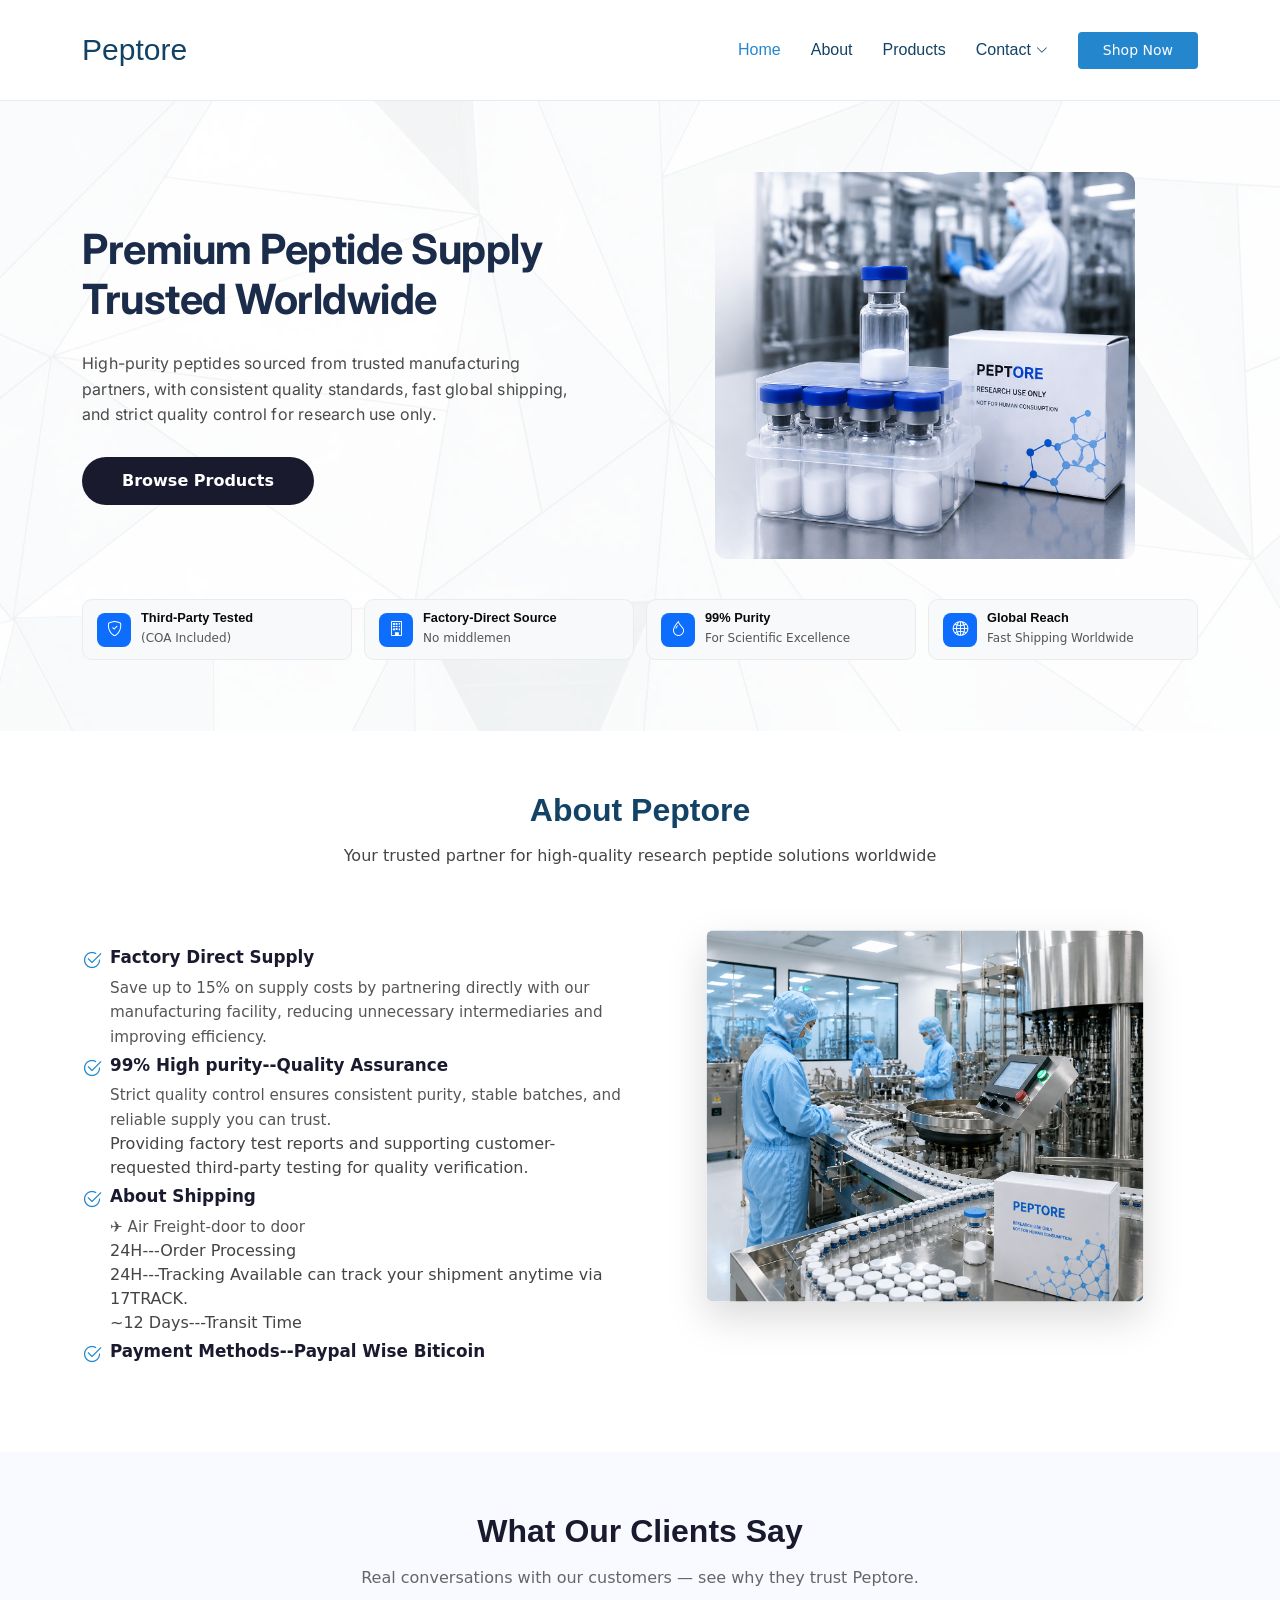
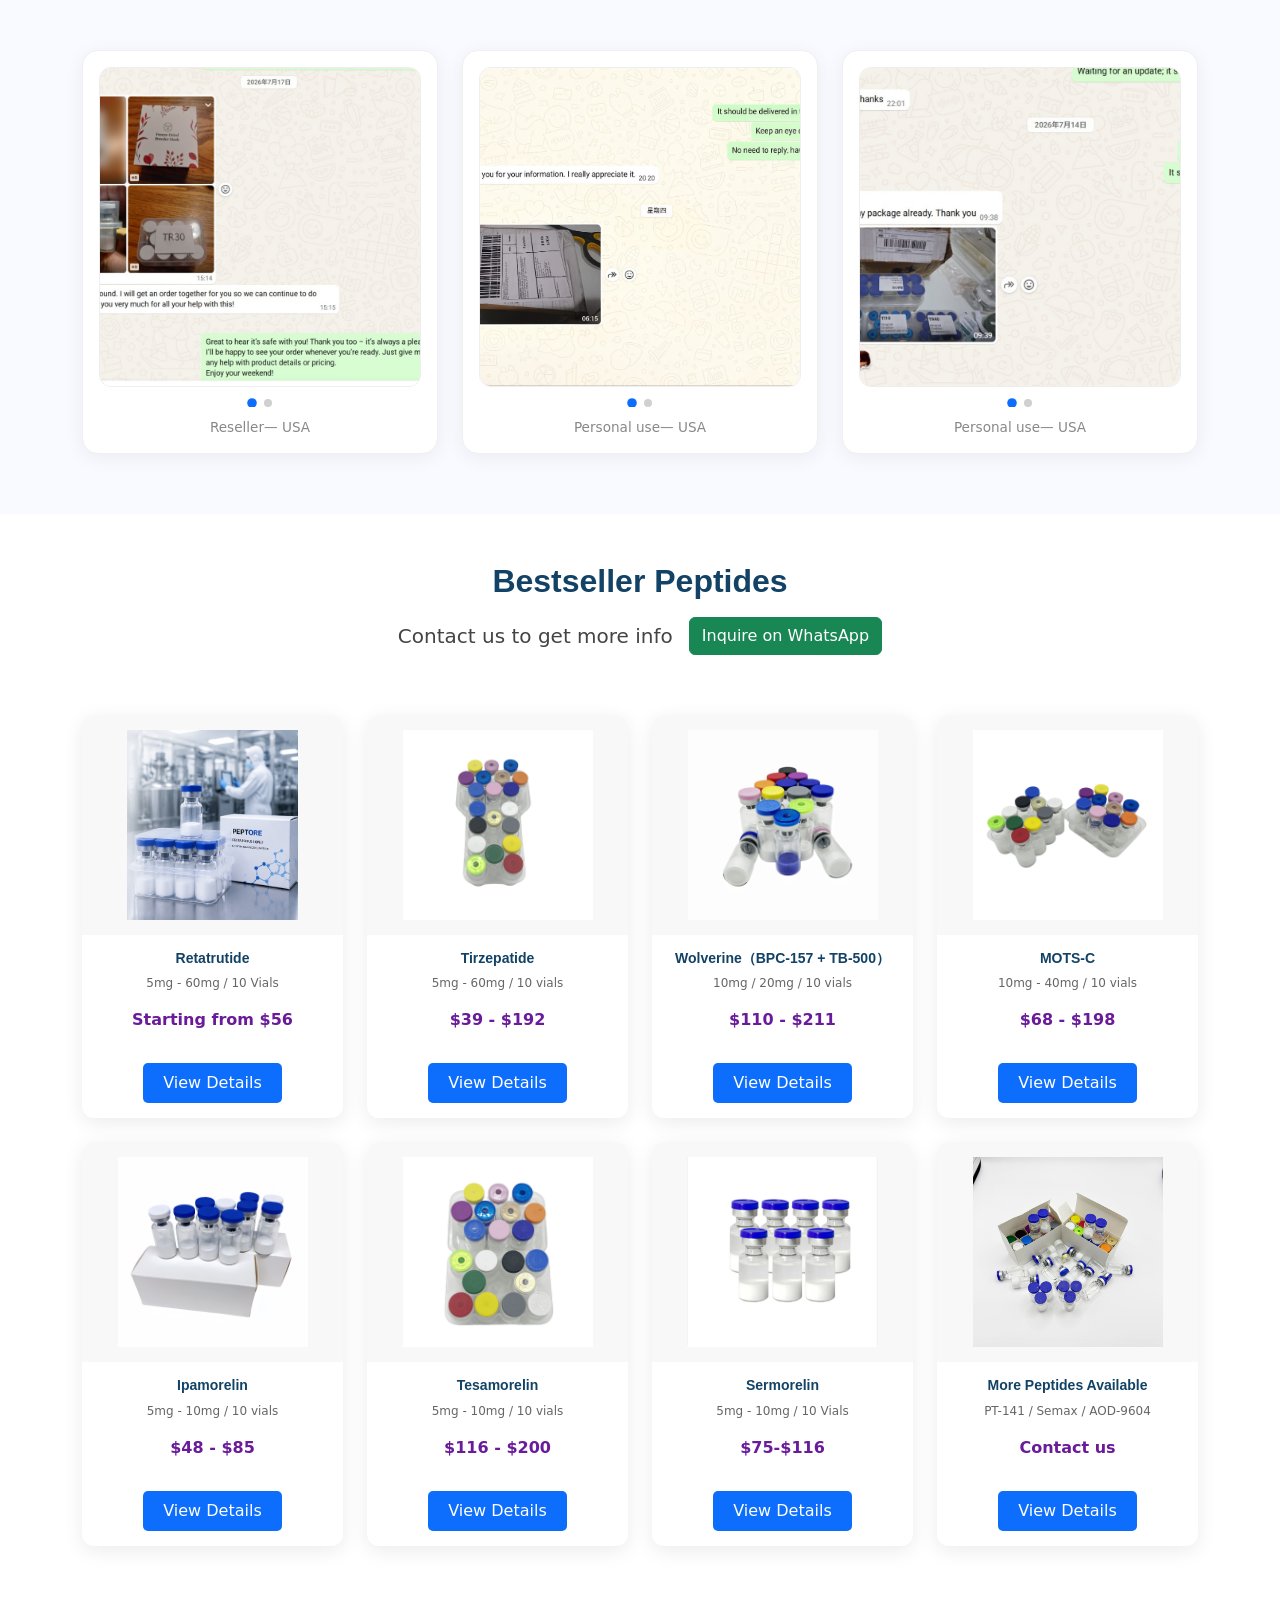
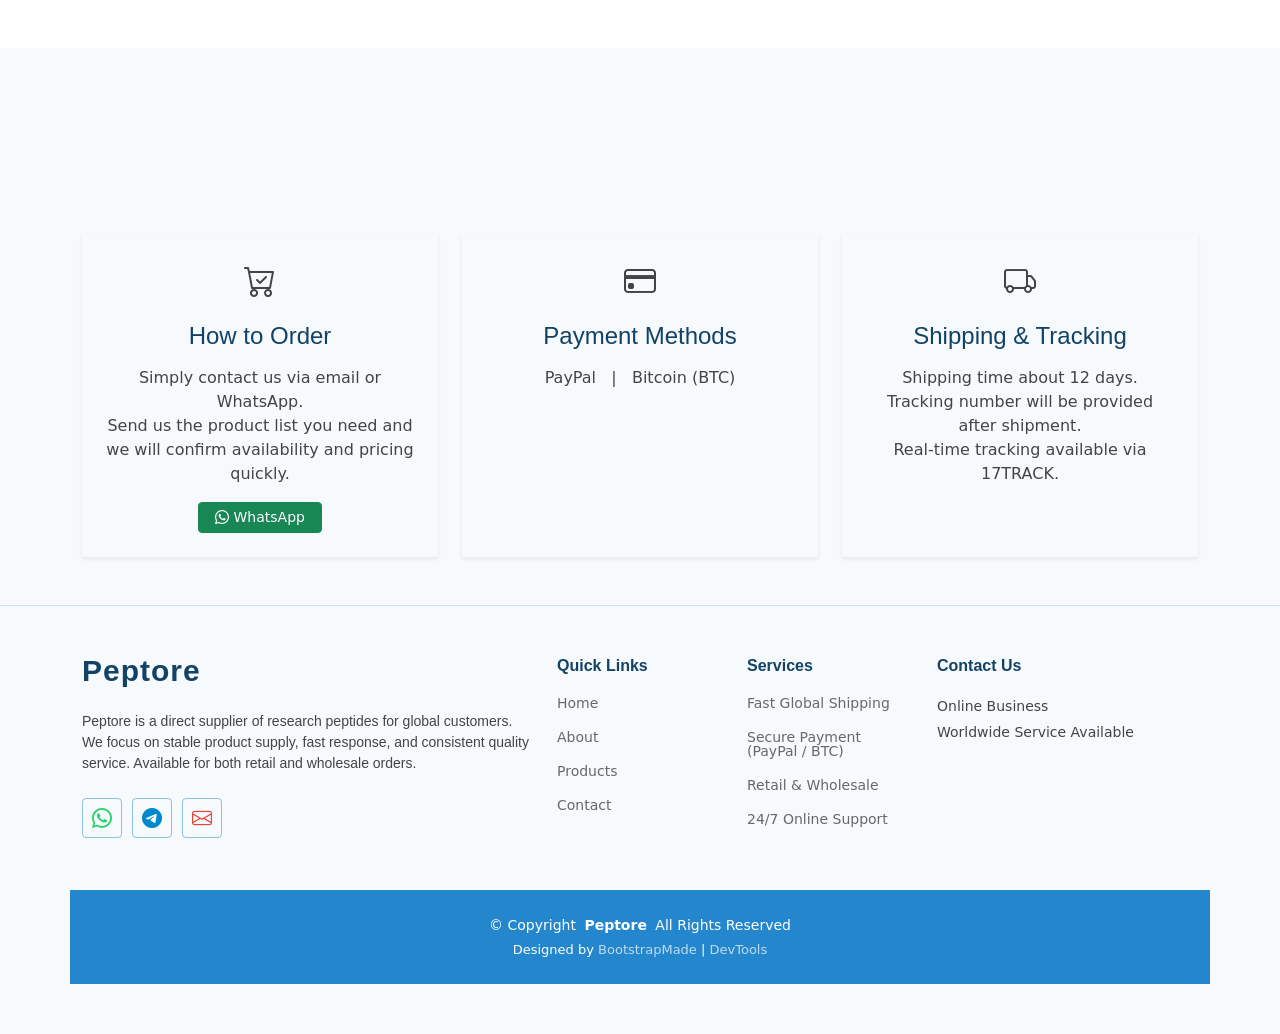
<file: index.html>
<!DOCTYPE html>
<html lang="en">
<head>
  <meta charset="utf-8">
  <meta content="width=device-width, initial-scale=1.0" name="viewport">

  <title>Peptore - Premium Peptide Supply</title>

  <meta name="description" content="Premium peptides supplier with COA verified quality and fast global shipping. Research-use peptides with strict quality control.">
  <meta name="keywords" content="peptides, tirzepatide, retatrutide, bpc-157, research peptides">

  <!-- Favicons -->
  <link href="assets/img/favicon.png" rel="icon">

  <!-- ✅ Modern Font System (Inter = biotech / SaaS standard) -->
  <link rel="preconnect" href="https://fonts.googleapis.com">
  <link rel="preconnect" href="https://fonts.gstatic.com" crossorigin>
  <link href="https://fonts.googleapis.com/css2?family=Inter:wght@300;400;500;600;700&display=swap" rel="stylesheet">

  <!-- Vendor CSS -->
  <link href="assets/vendor/bootstrap/css/bootstrap.min.css" rel="stylesheet">
  <link href="assets/vendor/bootstrap-icons/bootstrap-icons.css" rel="stylesheet">
  <link href="assets/vendor/aos/aos.css" rel="stylesheet">
  <link href="assets/vendor/glightbox/css/glightbox.min.css" rel="stylesheet">
  <link href="assets/vendor/swiper/swiper-bundle.min.css" rel="stylesheet">

  <!-- Main CSS -->
  <link href="assets/css/main.css" rel="stylesheet">
</head>
<!-- HEADER -->
<header id="header" class="header d-flex align-items-center sticky-top">

  <div class="container-fluid container-xl position-relative d-flex align-items-center">


    <!-- LOGO -->
    <a href="index.html" class="logo d-flex align-items-center me-auto">
      <h1 class="sitename">Peptore</h1>
    </a>

       <!-- NAV -->
<nav id="navmenu" class="navmenu">

  <ul>

    <li>
      <a href="#hero" class="active">
        Home
      </a>
    </li>


    <li>
      <a href="#about">
        About
      </a>
    </li>


    <li>
      <a href="#products">
        Products
      </a>
    </li>



    <!-- CONTACT DROPDOWN -->
    <li class="dropdown">

      <a href="#">
        Contact
        <i class="bi bi-chevron-down"></i>
      </a>


      <ul>


        <li>
          <a href="https://wa.me/message/S7NIOS2OEXCWM1" target="_blank">
            <i class="bi bi-whatsapp"></i>
            WhatsApp
          </a>
        </li>



        <li>
          <a href="https://t.me/peptoreGloria" target="_blank">
            <i class="bi bi-telegram"></i>
            Telegram
          </a>
        </li>


      </ul>


    </li>


  </ul>


  <!-- MOBILE MENU ICON -->
  <i class="mobile-nav-toggle d-xl-none bi bi-list"></i>


</nav>




    <!-- BUTTON -->
    <a class="btn-getstarted" href="#products">
      Shop Now
    </a>



  </div>

</header>

<!-- HERO -->
<section id="hero" class="hero section"
  style="
  min-height: 70vh;
  display: flex;
  align-items: center;
  background-image: url('assets/img/hero-bg-abstract.jpg');
  background-size: cover;
  background-position: center;
  background-repeat: no-repeat;
  padding: 40px 0;
  ">

  <div class="container">
    <!-- 第一行：左侧内容 + 右侧图片 -->
    <div class="row align-items-center" style="height:auto;">

      <!-- LEFT -->
      <div class="col-lg-6 d-flex flex-column justify-content-center" data-aos="fade-right" style="padding-right: 30px;">

        <h1 class="hero-title" style="font-size: 2.6rem; font-weight: 700; line-height: 1.2; margin-bottom: 1rem; margin-top: 0; font-family: 'Inter', sans-serif; letter-spacing: -0.5px;">
          Premium Peptide Supply Trusted Worldwide
        </h1>

        <p class="hero-subtitle" style="font-size: 1rem; line-height: 1.6; color: #4a4a4a; margin-bottom: 1.2rem; max-width: 95%; font-family: 'Inter', sans-serif; font-weight: 400; letter-spacing: 0.2px;">
          High-purity peptides sourced from trusted manufacturing partners, with consistent quality standards, fast global shipping, and strict quality control for research use only.
        </p>

        <div class="hero-buttons" style="margin-bottom: 0;">
          <a href="#products" class="btn btn-primary" style="padding: 12px 40px; font-size: 1rem; border-radius: 50px; font-weight: 600; margin-top: 10px; display: inline-block; background: #1a1a2e; color: #fff; text-decoration: none; border: none;">
            Browse Products
          </a>
        </div>

      </div>

      <!-- RIGHT -->
      <div class="col-lg-6 d-flex align-items-center justify-content-center" data-aos="fade-left">
        <img src="assets/img/home-main.png" class="img-fluid hero-main-img" alt="Premium Peptide Supply" style="width:100%; max-width: 420px; height:auto; object-fit:contain; border-radius:12px;">
      </div>

    </div>

    <!-- 第二行：四个信任卡片 -->
    <div class="row" style="margin-top: 40px;" data-aos="fade-up">
      <div class="col-12">
        <div class="trust-grid" style="display: grid; grid-template-columns: repeat(4, 1fr); gap: 12px;">

          <div class="trust-item" style="display: flex; align-items: center; gap: 10px; background: #f8f9fa; padding: 10px 14px; border-radius: 10px; border: 1px solid #e9ecef;">
            <div style="flex-shrink: 0; width: 34px; height: 34px; background: #0d6efd; border-radius: 8px; display: flex; align-items: center; justify-content: center; color: #fff; font-size: 0.95rem;">
              <i class="bi bi-shield-check"></i>
            </div>
            <div>
              <h5 style="font-size: 0.8rem; font-weight: 700; margin-bottom: 0; color: #0a0a0a; line-height: 1.2;">Third-Party Tested</h5>
              <span style="font-size: 0.75rem; color: #555;">(COA Included)</span>
            </div>
          </div>

          <div class="trust-item" style="display: flex; align-items: center; gap: 10px; background: #f8f9fa; padding: 10px 14px; border-radius: 10px; border: 1px solid #e9ecef;">
            <div style="flex-shrink: 0; width: 34px; height: 34px; background: #0d6efd; border-radius: 8px; display: flex; align-items: center; justify-content: center; color: #fff; font-size: 0.95rem;">
              <i class="bi bi-building"></i>
            </div>
            <div>
              <h5 style="font-size: 0.8rem; font-weight: 700; margin-bottom: 0; color: #0a0a0a; line-height: 1.2;">Factory-Direct Source</h5>
              <span style="font-size: 0.75rem; color: #555;">No middlemen</span>
            </div>
          </div>

          <div class="trust-item" style="display: flex; align-items: center; gap: 10px; background: #f8f9fa; padding: 10px 14px; border-radius: 10px; border: 1px solid #e9ecef;">
            <div style="flex-shrink: 0; width: 34px; height: 34px; background: #0d6efd; border-radius: 8px; display: flex; align-items: center; justify-content: center; color: #fff; font-size: 0.95rem;">
              <i class="bi bi-droplet"></i>
            </div>
            <div>
              <h5 style="font-size: 0.8rem; font-weight: 700; margin-bottom: 0; color: #0a0a0a; line-height: 1.2;">99% Purity</h5>
              <span style="font-size: 0.75rem; color: #555;">For Scientific Excellence</span>
            </div>
          </div>

          <div class="trust-item" style="display: flex; align-items: center; gap: 10px; background: #f8f9fa; padding: 10px 14px; border-radius: 10px; border: 1px solid #e9ecef;">
            <div style="flex-shrink: 0; width: 34px; height: 34px; background: #0d6efd; border-radius: 8px; display: flex; align-items: center; justify-content: center; color: #fff; font-size: 0.95rem;">
              <i class="bi bi-globe2"></i>
            </div>
            <div>
              <h5 style="font-size: 0.8rem; font-weight: 700; margin-bottom: 0; color: #0a0a0a; line-height: 1.2;">Global Reach</h5>
              <span style="font-size: 0.75rem; color: #555;">Fast Shipping Worldwide</span>
            </div>
          </div>

        </div>
      </div>
    </div>

  </div>

</section>

   <!-- About Section -->
<section id="about" class="about section">


  <!-- Section Title -->
  <div class="container section-title text-center" data-aos="fade-up">

    <h2 class="about-title">
      About Peptore
    </h2>

    <p class="about-subtitle">
      Your trusted partner for high-quality research peptide solutions worldwide
    </p>

  </div>


  <div class="container">

    <div class="row gy-5 align-items-center">


      <!-- LEFT CONTENT -->
      <div class="col-lg-6 content about-content"
           data-aos="fade-right"
           data-aos-delay="100">

        <ul class="about-list">


  <li>

    <div class="about-item-icon">
      <i class="bi bi-check2-circle"></i>
    </div>

    <div class="about-item-text">

      <strong>Factory Direct Supply</strong>

      <p>Save up to 15% on supply costs by partnering directly with our manufacturing facility, reducing unnecessary intermediaries and improving efficiency.
        
      </p>

    </div>

  </li>

  <li>

    <div class="about-item-icon">
      <i class="bi bi-check2-circle"></i>
    </div>

    <div class="about-item-text">

      <strong>99% High purity--Quality Assurance</strong>

      <p>
         Strict quality control ensures consistent purity, stable batches, and reliable supply you can trust.
      </p>
         Providing factory test reports and supporting customer-requested third-party testing for quality verification.
      </p>

    </div>

  </li>


  <li>

    <div class="about-item-icon">
      <i class="bi bi-check2-circle"></i>
    </div>

    <div class="about-item-text">

      <strong>About Shipping</strong>

      <p>
       ✈ Air Freight-door to door
      </p>
       24H---Order Processing
      </p>
       24H---Tracking Available can track your shipment anytime via 17TRACK.
      </p>
       ~12 Days---Transit Time
      
    </div>

  </li>


  


  <li>

    <div class="about-item-icon">
      <i class="bi bi-check2-circle"></i>
    </div>

    <div class="about-item-text">

      <strong>Payment Methods--Paypal Wise Biticoin</strong>

    </div>

  </li>


</ul>


      </div>



      <!-- RIGHT VIDEO -->
      <div class="col-lg-6"
           data-aos="fade-left"
           data-aos-delay="200">


        <div class="about-video-wrapper">


          <video 
  class="about-video"
  autoplay
  muted
  loop
  playsinline
  poster="assets/img/about-us.png">

  <source src="assets/videos/factory.mp4" type="video/mp4">

</video>


        </div>


      </div>


    </div>

  </div>


</section>

<!-- ====================================================
     CLIENT FEEDBACK — CHAT SCREENSHOTS
     ==================================================== -->
<!-- ====================================================
     CLIENT FEEDBACK — CHAT SCREENSHOTS
     ==================================================== -->
<section id="testimonials" class="testimonials section" style="padding: 60px 0; background: #f8faff;">

    <div class="container">

        <!-- Section Title -->
        <div class="container section-title text-center" data-aos="fade-up">
            <h2 style="font-size: 2rem; font-weight: 700; color: #1a1a2e;">What Our Clients Say</h2>
            <p style="font-size: 1rem; color: #666; max-width: 600px; margin: 0 auto;">
                Real conversations with our customers — see why they trust Peptore.
            </p>
        </div>

        <!-- 聊天截图网格 -->
        <div class="row gy-4" data-aos="fade-up" data-aos-delay="100">

<!-- 截图 1 -->
<div class="col-lg-4 col-md-6">
  <div class="testimonial-card" style="background: #fff; border-radius: 16px; padding: 16px; box-shadow: 0 4px 20px rgba(0,0,0,0.06); border: 1px solid #f0f0f0; text-align: center; height: 100%;">
    
    <!-- ===== 滑动器（两张图） ===== -->
    <div class="testimonial-slider">
      <div class="testimonial-wrapper">
        <div class="testimonial-item">
          <img src="assets/testimonials/chat1.jpg" alt="Customer feedback" style="width: 100%; height: 320px; object-fit: cover; border-radius: 12px; border: 1px solid #eee;">
        </div>
        <div class="testimonial-item">
          <img src="assets/testimonials/chat4.jpg" alt="Customer feedback 2" style="width: 100%; height: 320px; object-fit: cover; border-radius: 12px; border: 1px solid #eee;">
        </div>
      </div>
      <!-- 小圆点 -->
      <div class="testimonial-dots">
        <span class="tdot active"></span>
        <span class="tdot"></span>
      </div>
    </div>
    <!-- ===== 滑动器结束 ===== -->
    
    <p style="font-size: 0.85rem; color: #888; margin-top: 10px; margin-bottom: 0;">Reseller— USA</p>
  </div>
</div>

<!-- 截图 2 -->
<div class="col-lg-4 col-md-6">
  <div class="testimonial-card" style="background: #fff; border-radius: 16px; padding: 16px; box-shadow: 0 4px 20px rgba(0,0,0,0.06); border: 1px solid #f0f0f0; text-align: center; height: 100%;">
    
    <!-- ===== 滑动器（两张图） ===== -->
    <div class="testimonial-slider">
      <div class="testimonial-wrapper">
        <div class="testimonial-item">
          <img src="assets/testimonials/chat2.jpg" alt="Customer feedback" style="width: 100%; height: 320px; object-fit: cover; border-radius: 12px; border: 1px solid #eee;">
        </div>
        <div class="testimonial-item">
          <img src="assets/testimonials/chat5.jpg" alt="Customer feedback 2" style="width: 100%; height: 320px; object-fit: cover; border-radius: 12px; border: 1px solid #eee;">
        </div>
      </div>
      <!-- 小圆点 -->
      <div class="testimonial-dots">
        <span class="tdot active"></span>
        <span class="tdot"></span>
      </div>
    </div>
    <!-- ===== 滑动器结束 ===== -->
    
    <p style="font-size: 0.85rem; color: #888; margin-top: 10px; margin-bottom: 0;">Personal use— USA</p>
  </div>
</div>

<!-- 截图 3 -->
<div class="col-lg-4 col-md-6">
  <div class="testimonial-card" style="background: #fff; border-radius: 16px; padding: 16px; box-shadow: 0 4px 20px rgba(0,0,0,0.06); border: 1px solid #f0f0f0; text-align: center; height: 100%;">
    
    <!-- ===== 滑动器（两张图） ===== -->
    <div class="testimonial-slider">
      <div class="testimonial-wrapper">
        <div class="testimonial-item">
          <img src="assets/testimonials/chat3.jpg" alt="Customer feedback" style="width: 100%; height: 320px; object-fit: cover; border-radius: 12px; border: 1px solid #eee;">
        </div>
        <div class="testimonial-item">
          <img src="assets/testimonials/chat6.jpg" alt="Customer feedback 2" style="width: 100%; height: 320px; object-fit: cover; border-radius: 12px; border: 1px solid #eee;">
        </div>
      </div>
      <!-- 小圆点 -->
      <div class="testimonial-dots">
        <span class="tdot active"></span>
        <span class="tdot"></span>
      </div>
    </div>
    <!-- ===== 滑动器结束 ===== -->
    
    <p style="font-size: 0.85rem; color: #888; margin-top: 10px; margin-bottom: 0;">Personal use— USA</p>
  </div>
</div>

        </div>

    </div>

</section>

     
<!-- Services Section -->
<section id="products" class="product-section py-5">

  <div class="container section-title" data-aos="fade-up">
  <!-- 第一行：大字号的标题 -->
  <h2 class="mb-3">Bestseller Peptides</h2>
  
  <!-- 第二行：小字号的文字 + 按钮，并排居中 -->
  <div class="d-flex flex-column flex-sm-row justify-content-center align-items-center gap-3">
    <p class="mb-0 fs-5">Contact us to get more info</p>
    <a href="https://wa.me/8618552905073" target="_blank" class="btn btn-success">Inquire on WhatsApp</a>
  </div>
</div>

  <div class="container">
    <div class="row g-4">

      <!-- RT -->
<div class="col-lg-3 col-md-4 col-sm-6">
  <div class="product-card">
    <!-- 单张图片（恢复原来的样子） -->
    <img src="assets/img/portfolio/product-1.PNG" class="product-img">
    <div class="product-body">
      <h5>Retatrutide</h5>
      <p class="size">5mg - 60mg / 10 Vials</p>
      <p class="price">Starting from $56</p>
      <a href="products/retatrutide.html" class="btn-product">View Details</a>
    </div>
  </div>
</div>

<!-- TR -->
<div class="col-lg-3 col-md-4 col-sm-6">
  <div class="product-card">
    <img src="assets/img/portfolio/product-2.png" class="product-img">
    <div class="product-body">
      <h5>Tirzepatide</h5>
      <p class="size">5mg - 60mg / 10 vials</p>
      <p class="price">$39 - $192</p>
      <a href="products/tirzepatide.html" class="btn-product">View Details</a>
    </div>
  </div>
</div>

<!-- Wolverine -->
<div class="col-lg-3 col-md-4 col-sm-6">
  <div class="product-card">
    <img src="assets/img/portfolio/product-3.png" class="product-img">
    <div class="product-body">
      <h5>Wolverine（BPC-157 + TB-500）</h5>
      <p class="size">10mg / 20mg / 10 vials</p>
      <p class="price">$110 - $211</p>
      <a href="products/wolverine.html" class="btn-product">View Details</a>
    </div>
  </div>
</div>

<!-- MOTS-C -->
<div class="col-lg-3 col-md-4 col-sm-6">
  <div class="product-card">
    <img src="assets/img/portfolio/product-4.png" class="product-img">
    <div class="product-body">
      <h5>MOTS-C</h5>
      <p class="size">10mg - 40mg / 10 vials</p>
      <p class="price">$68 - $198</p>
      <a href="products/mots-c.html" class="btn-product">View Details</a>
    </div>
  </div>
</div>

<!-- Ipamorelin -->
<div class="col-lg-3 col-md-4 col-sm-6">
  <div class="product-card">
    <img src="assets/img/portfolio/product-5.png" class="product-img">
    <div class="product-body">
      <h5>Ipamorelin</h5>
      <p class="size">5mg - 10mg / 10 vials</p>
      <p class="price">$48 - $85</p>
      <a href="products/ipamorelin.html" class="btn-product">View Details</a>
    </div>
  </div>
</div>

<!-- Tesamorelin -->
<div class="col-lg-3 col-md-4 col-sm-6">
  <div class="product-card">
    <img src="assets/img/portfolio/product-6.png" class="product-img">
    <div class="product-body">
      <h5>Tesamorelin</h5>
      <p class="size">5mg - 10mg / 10 vials</p>
      <p class="price">$116 - $200</p>
      <a href="products/tesamorelin.html" class="btn-product">View Details</a>
    </div>
  </div>
</div>

<!-- Sermorelin -->
<div class="col-lg-3 col-md-4 col-sm-6">
  <div class="product-card">
    <img src="assets/img/portfolio/product-7.png" class="product-img">
    <div class="product-body">
      <h5>Sermorelin</h5>
      <p class="size">5mg - 10mg / 10 Vials</p>
      <p class="price">$75-$116</p>
      <a href="products/sermorelin.html" class="btn-product">View Details</a>
    </div>
  </div>
</div>

<!-- More Peptides -->
<div class="col-lg-3 col-md-4 col-sm-6">
  <div class="product-card">
    <img src="assets/img/portfolio/product-8.png" class="product-img">
    <div class="product-body">
      <h5>More Peptides Available</h5>
      <p class="size">PT-141 / Semax / AOD-9604</p>
      <p class="price">Contact us</p>
      <a href="products/more-peptides.html" class="btn-product">View Details</a>
    </div>
  </div>
</div>

    <div class="product-body">

  </div>
</div>

</section>

<section id="order-info" class="section py-5 light-background">

  <div class="container">

    <!-- ⭐ 这里是新增标题 -->
    <div class="section-title text-center mb-4" data-aos="fade-up">
      <h2>Ordering, Payment & Shipping Guide</h2>
    </div>

    <div class="row gy-4">

      <!-- How to Order -->
      <div class="col-lg-4 col-md-6">
    <div class="info-box h-100 p-4 text-center shadow-sm">
        <div class="icon mb-3">
            <i class="bi bi-cart-check" style="font-size: 32px;"></i>
        </div>
        <h4 class="mb-3">How to Order</h4>
        <p>
            Simply contact us via email or WhatsApp.<br>
            Send us the product list you need and we will confirm availability and pricing quickly.
        </p>
        <!-- 按钮区域 -->
        <div class="order-buttons mt-3 d-flex justify-content-center gap-2">
            <a href="https://wa.me/message/S7NIOS2OEXCWM1" target="_blank" class="btn btn-success btn-sm px-3">
                <i class="bi bi-whatsapp"></i> WhatsApp
            </a>
            
        </div>
    </div>
</div>

      <!-- Payment -->
      <div class="col-lg-4 col-md-6">
        <div class="info-box h-100 p-4 text-center shadow-sm">
          <div class="icon mb-3">
            <i class="bi bi-credit-card" style="font-size: 32px;"></i>
          </div>
          <h4 class="mb-3">Payment Methods</h4>
          <p>
            PayPal &nbsp; | &nbsp; Bitcoin (BTC)
          </p>
        </div>
      </div>

      <!-- Shipping -->
      <div class="col-lg-4 col-md-6">
        <div class="info-box h-100 p-4 text-center shadow-sm">
          <div class="icon mb-3">
            <i class="bi bi-truck" style="font-size: 32px;"></i>
          </div>
          <h4 class="mb-3">Shipping & Tracking</h4>
          <p>
            Shipping time about 12 days.<br>
            Tracking number will be provided after shipment.<br>
            Real-time tracking available via 17TRACK.
          </p>
        </div>
      </div>

    </div>

  </div>

</section>


  </main>

  <footer id="footer" class="footer light-background">

  <div class="container footer-top">
    <div class="row gy-4">

      <!-- Brand -->
      <div class="col-lg-5 col-md-12 footer-about">
        <a href="index.html" class="logo d-flex align-items-center">
          <span class="sitename">Peptore</span>
        </a>

        <p>
          Peptore is a direct supplier of research peptides for global customers.
          We focus on stable product supply, fast response, and consistent quality service.
          Available for both retail and wholesale orders.
        </p>

        <!-- 社交图标（已修改） -->
        <div class="social-links d-flex mt-4">
          <a href="https://wa.me/message/S7NIOS2OEXCWM1" target="_blank" style="color: #25D366; font-size: 20px;"><i class="bi bi-whatsapp"></i></a>
          <a href="https://t.me/peptoreGloria" target="_blank" style="color: #0088CC; font-size: 20px;"><i class="bi bi-telegram"></i></a>
          <a href="mailto:support@peptore.com" target="_blank" style="color: #EA4335; font-size: 20px;"><i class="bi bi-envelope"></i></a>
        </div>
      </div>

      <!-- Links -->
      <div class="col-lg-2 col-6 footer-links">
        <h4>Quick Links</h4>
        <ul>
          <li><a href="#hero">Home</a></li>
          <li><a href="#about">About</a></li>
          <li><a href="#products">Products</a></li>
          <li><a href="#contact">Contact</a></li>
        </ul>
      </div>

      <!-- Advantages -->
      <div class="col-lg-2 col-6 footer-links">
        <h4>Services</h4>
        <ul>
          <li><a href="javascript:void(0);" onclick="return false;">Fast Global Shipping</a></li>
          <li><a href="javascript:void(0);" onclick="return false;">Secure Payment (PayPal / BTC)</a></li>
          <li><a href="#products">Retail & Wholesale</a></li>
          <li><a href="javascript:void(0);" onclick="return false;">24/7 Online Support</a></li>
        </ul>
      </div>

      <!-- Contact -->
      <div class="col-lg-3 col-md-12 footer-contact text-center text-md-start">
        <h4>Contact Us</h4>

        <p>Online Business</p>
        <p>Worldwide Service Available</p>

      
      </div>

    </div>
  </div>

  <!-- 版权 -->
  <div class="container copyright text-center mt-4">
    <p>© <span>Copyright</span> <strong class="px-1 sitename">Peptore</strong> <span>All Rights Reserved</span></p>

    <div class="credits">
      Designed by <a href="https://bootstrapmade.com/">BootstrapMade</a> | <a href="https://bootstrapmade.com/tools/">DevTools</a>
    </div>
  </div>

</footer>

  <!-- Scroll Top -->
  <a href="#" id="scroll-top" class="scroll-top d-flex align-items-center justify-content-center"><i class="bi bi-arrow-up-short"></i></a>

  <!-- Preloader -->
  <div id="preloader"></div>

  <!-- Vendor JS Files -->
  <script src="assets/vendor/bootstrap/js/bootstrap.bundle.min.js"></script>
  <script src="assets/vendor/php-email-form/validate.js"></script>
  <script src="assets/vendor/aos/aos.js"></script>
  <script src="assets/vendor/purecounter/purecounter_vanilla.js"></script>
  <script src="assets/vendor/glightbox/js/glightbox.min.js"></script>
  <script src="assets/vendor/swiper/swiper-bundle.min.js"></script>
  <script src="assets/vendor/imagesloaded/imagesloaded.pkgd.min.js"></script>
  <script src="assets/vendor/isotope-layout/isotope.pkgd.min.js"></script>

  <!-- Main JS File -->
  <script src="assets/js/main.js"></script>

</body>

</html>
</file>
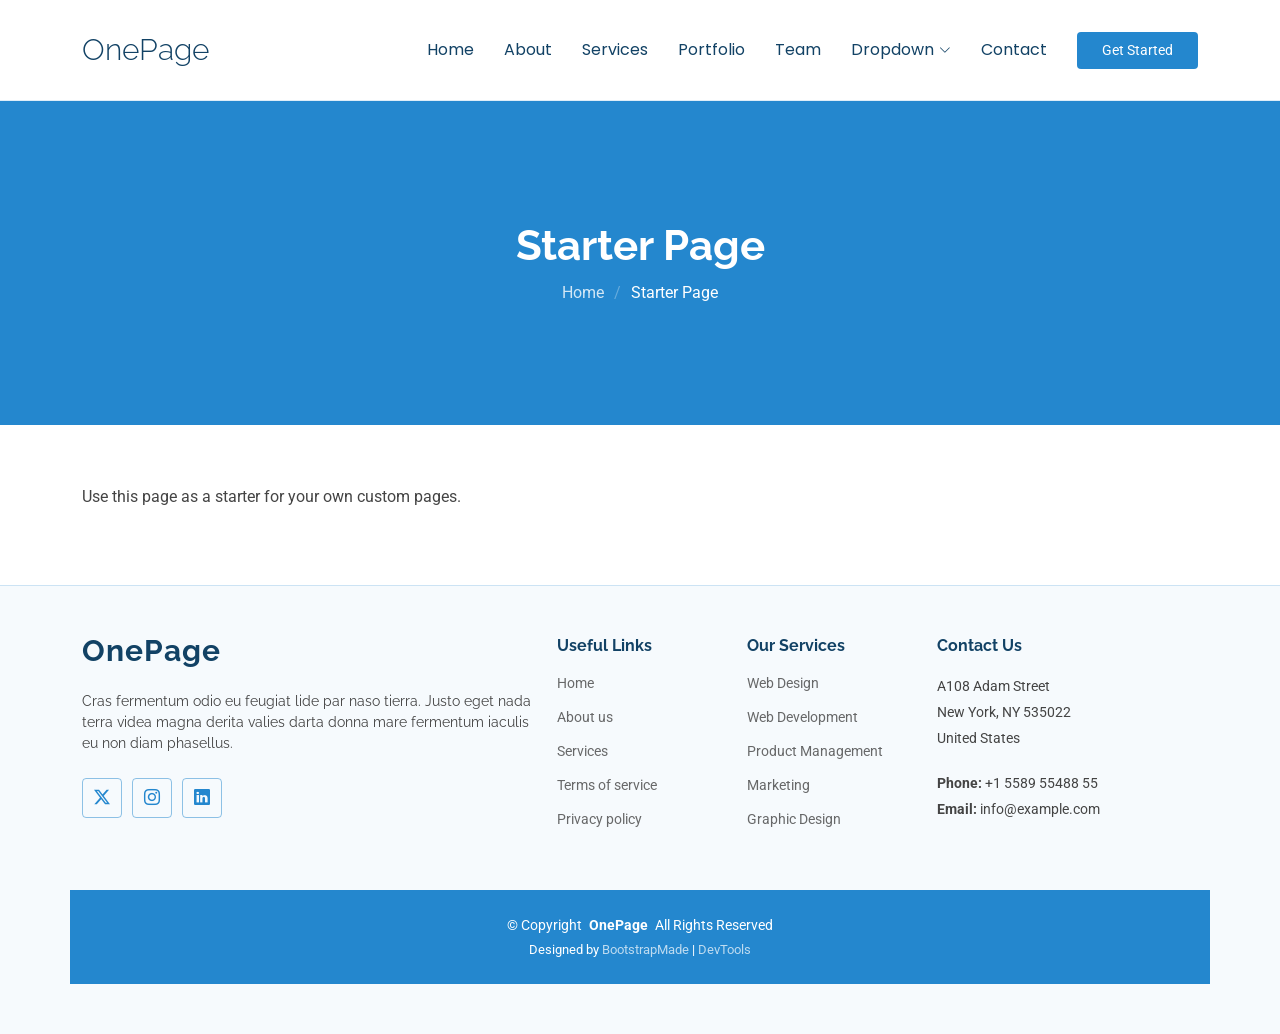
<file: starter-page.html>
<!DOCTYPE html>
<html lang="en">

<head>
  <meta charset="utf-8">
  <meta content="width=device-width, initial-scale=1.0" name="viewport">
  <title>Starter Page - OnePage Bootstrap Template</title>
  <meta name="description" content="">
  <meta name="keywords" content="">

  <!-- Favicons -->
  <link href="assets/img/favicon.png" rel="icon">
  <link href="assets/img/apple-touch-icon.png" rel="apple-touch-icon">

  <!-- Fonts -->
  <link href="https://fonts.googleapis.com" rel="preconnect">
  <link href="https://fonts.gstatic.com" rel="preconnect" crossorigin>
  <link href="https://fonts.googleapis.com/css2?family=Roboto:ital,wght@0,100;0,300;0,400;0,500;0,700;0,900;1,100;1,300;1,400;1,500;1,700;1,900&family=Poppins:ital,wght@0,100;0,200;0,300;0,400;0,500;0,600;0,700;0,800;0,900;1,100;1,200;1,300;1,400;1,500;1,600;1,700;1,800;1,900&family=Raleway:ital,wght@0,100;0,200;0,300;0,400;0,500;0,600;0,700;0,800;0,900;1,100;1,200;1,300;1,400;1,500;1,600;1,700;1,800;1,900&display=swap" rel="stylesheet">

  <!-- Vendor CSS Files -->
  <link href="assets/vendor/bootstrap/css/bootstrap.min.css" rel="stylesheet">
  <link href="assets/vendor/bootstrap-icons/bootstrap-icons.css" rel="stylesheet">
  <link href="assets/vendor/aos/aos.css" rel="stylesheet">
  <link href="assets/vendor/glightbox/css/glightbox.min.css" rel="stylesheet">
  <link href="assets/vendor/swiper/swiper-bundle.min.css" rel="stylesheet">

  <!-- Main CSS File -->
  <link href="assets/css/main.css" rel="stylesheet">

  <!-- =======================================================
  * Template Name: OnePage
  * Template URL: https://bootstrapmade.com/onepage-multipurpose-bootstrap-template/
  * Updated: Aug 07 2024 with Bootstrap v5.3.3
  * Author: BootstrapMade.com
  * License: https://bootstrapmade.com/license/
  ======================================================== -->
</head>

<body class="starter-page-page">

  <header id="header" class="header d-flex align-items-center sticky-top">
    <div class="container-fluid container-xl position-relative d-flex align-items-center">

      <a href="index.html" class="logo d-flex align-items-center me-auto">
        <!-- Uncomment the line below if you also wish to use an image logo -->
        <!-- <img src="assets/img/logo.png" alt=""> -->
        <h1 class="sitename">OnePage</h1>
      </a>

      <nav id="navmenu" class="navmenu">
        <ul>
          <li><a href="#hero">Home<br></a></li>
          <li><a href="#about">About</a></li>
          <li><a href="#services">Services</a></li>
          <li><a href="#portfolio">Portfolio</a></li>
          <li><a href="#team">Team</a></li>
          <li class="dropdown"><a href="#"><span>Dropdown</span> <i class="bi bi-chevron-down toggle-dropdown"></i></a>
            <ul>
              <li><a href="#">Dropdown 1</a></li>
              <li class="dropdown"><a href="#"><span>Deep Dropdown</span> <i class="bi bi-chevron-down toggle-dropdown"></i></a>
                <ul>
                  <li><a href="#">Deep Dropdown 1</a></li>
                  <li><a href="#">Deep Dropdown 2</a></li>
                  <li><a href="#">Deep Dropdown 3</a></li>
                  <li><a href="#">Deep Dropdown 4</a></li>
                  <li><a href="#">Deep Dropdown 5</a></li>
                </ul>
              </li>
              <li><a href="#">Dropdown 2</a></li>
              <li><a href="#">Dropdown 3</a></li>
              <li><a href="#">Dropdown 4</a></li>
            </ul>
          </li>
          <li><a href="#contact">Contact</a></li>
        </ul>
        <i class="mobile-nav-toggle d-xl-none bi bi-list"></i>
      </nav>

      <a class="btn-getstarted" href="#about">Get Started</a>

    </div>
  </header>

  <main class="main">

    <!-- Page Title -->
    <div class="page-title accent-background">
      <div class="container">
        <h1>Starter Page</h1>
        <nav class="breadcrumbs">
          <ol>
            <li><a href="index.html">Home</a></li>
            <li class="current">Starter Page</li>
          </ol>
        </nav>
      </div>
    </div><!-- End Page Title -->

    <!-- Starter Section Section -->
    <section id="starter-section" class="starter-section section">

      <div class="container" data-aos="fade-up">
        <p>Use this page as a starter for your own custom pages.</p>
      </div>

    </section><!-- /Starter Section Section -->

  </main>

  <footer id="footer" class="footer light-background">

    <div class="container footer-top">
      <div class="row gy-4">
        <div class="col-lg-5 col-md-12 footer-about">
          <a href="index.html" class="logo d-flex align-items-center">
            <span class="sitename">OnePage</span>
          </a>
          <p>Cras fermentum odio eu feugiat lide par naso tierra. Justo eget nada terra videa magna derita valies darta donna mare fermentum iaculis eu non diam phasellus.</p>
          <div class="social-links d-flex mt-4">
            <a href=""><i class="bi bi-twitter-x"></i></a>
            <a href=""><i class="bi bi-instagram"></i></a>
            <a href=""><i class="bi bi-linkedin"></i></a>
          </div>
        </div>

        <div class="col-lg-2 col-6 footer-links">
          <h4>Useful Links</h4>
          <ul>
            <li><a href="#">Home</a></li>
            <li><a href="#">About us</a></li>
            <li><a href="#">Services</a></li>
            <li><a href="#">Terms of service</a></li>
            <li><a href="#">Privacy policy</a></li>
          </ul>
        </div>

        <div class="col-lg-2 col-6 footer-links">
          <h4>Our Services</h4>
          <ul>
            <li><a href="#">Web Design</a></li>
            <li><a href="#">Web Development</a></li>
            <li><a href="#">Product Management</a></li>
            <li><a href="#">Marketing</a></li>
            <li><a href="#">Graphic Design</a></li>
          </ul>
        </div>

        <div class="col-lg-3 col-md-12 footer-contact text-center text-md-start">
          <h4>Contact Us</h4>
          <p>A108 Adam Street</p>
          <p>New York, NY 535022</p>
          <p>United States</p>
          <p class="mt-4"><strong>Phone:</strong> <span>+1 5589 55488 55</span></p>
          <p><strong>Email:</strong> <span>info@example.com</span></p>
        </div>

      </div>
    </div>

    <div class="container copyright text-center mt-4">
      <p>© <span>Copyright</span> <strong class="px-1 sitename">OnePage</strong> <span>All Rights Reserved</span></p>
      <div class="credits">
        <!-- All the links in the footer should remain intact. -->
        <!-- You can delete the links only if you've purchased the pro version. -->
        <!-- Licensing information: https://bootstrapmade.com/license/ -->
        <!-- Purchase the pro version with working PHP/AJAX contact form: [buy-url] -->
        Designed by <a href="https://bootstrapmade.com/">BootstrapMade</a> | <a href="https://bootstrapmade.com/tools/">DevTools</a>
      </div>
    </div>

  </footer>

  <!-- Scroll Top -->
  <a href="#" id="scroll-top" class="scroll-top d-flex align-items-center justify-content-center"><i class="bi bi-arrow-up-short"></i></a>

  <!-- Preloader -->
  <div id="preloader"></div>

  <!-- Vendor JS Files -->
  <script src="assets/vendor/bootstrap/js/bootstrap.bundle.min.js"></script>
  <script src="assets/vendor/php-email-form/validate.js"></script>
  <script src="assets/vendor/aos/aos.js"></script>
  <script src="assets/vendor/purecounter/purecounter_vanilla.js"></script>
  <script src="assets/vendor/glightbox/js/glightbox.min.js"></script>
  <script src="assets/vendor/swiper/swiper-bundle.min.js"></script>
  <script src="assets/vendor/imagesloaded/imagesloaded.pkgd.min.js"></script>
  <script src="assets/vendor/isotope-layout/isotope.pkgd.min.js"></script>

  <!-- Main JS File -->
  <script src="assets/js/main.js"></script>

</body>

</html>
</file>
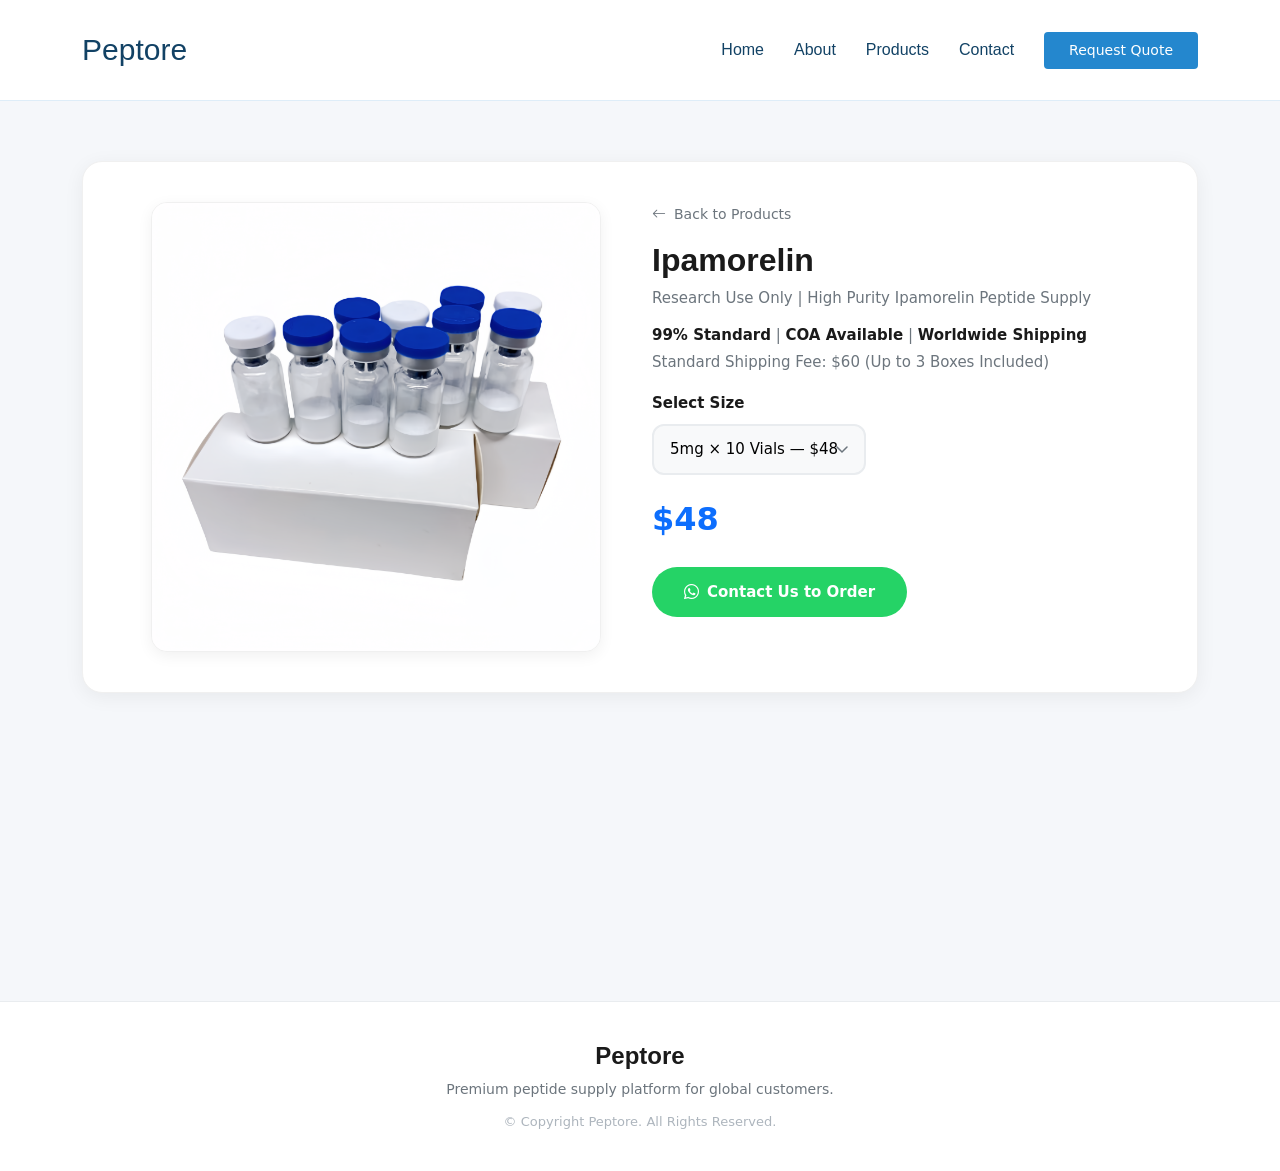
<file: products/ipamorelin.html>
<!DOCTYPE html>
<html lang="en">

<head>

  <meta charset="utf-8">
  <meta content="width=device-width, initial-scale=1.0" name="viewport">

  <title>Ipamorelin | Peptore</title>

  <meta name="description" content="Ipamorelin research peptide supply by Peptore.">

  <!-- Fonts -->
  <link rel="preconnect" href="https://fonts.googleapis.com">
  <link rel="preconnect" href="https://fonts.gstatic.com" crossorigin>
  <link href="https://fonts.googleapis.com/css2?family=Inter:wght@300;400;500;600;700&display=swap" rel="stylesheet">

  <!-- Vendor CSS -->
  <link href="../assets/vendor/bootstrap/css/bootstrap.min.css" rel="stylesheet">
  <link href="../assets/vendor/bootstrap-icons/bootstrap-icons.css" rel="stylesheet">
  <link href="../assets/vendor/aos/aos.css" rel="stylesheet">

  <!-- Main CSS -->
  <link href="../assets/css/main.css" rel="stylesheet">

  <!-- 详情页额外样式 -->
  <style>
    .product-detail {
      padding: 60px 0;
      background: #f5f7fa;
      min-height: 100vh;
    }

    .product-detail-card {
      background: #ffffff;
      border-radius: 20px;
      padding: 40px;
      box-shadow: 0 4px 20px rgba(0, 0, 0, 0.06);
      border: 1px solid #f0f0f0;
    }

    .product-detail-image {
      border-radius: 16px;
      overflow: hidden;
      box-shadow: 0 4px 15px rgba(0, 0, 0, 0.06);
      border: 1px solid #f0f0f0;
      background: #ffffff;
      max-width: 500px;
      margin: 0 auto;
    }

    .product-detail-image img {
      width: 100%;
      height: auto;
      display: block;
      transition: transform 0.3s ease;
    }

    .product-detail-image:hover img {
      transform: scale(1.02);
    }

    .back-link {
      display: inline-flex;
      align-items: center;
      gap: 8px;
      color: #6c757d;
      text-decoration: none;
      font-size: 14px;
      font-weight: 500;
      transition: color 0.3s ease;
      margin-bottom: 16px;
    }

    .back-link:hover {
      color: #0d6efd;
    }

    .product-title {
      font-size: 32px;
      font-weight: 700;
      color: #1a1a1a;
      margin-bottom: 8px;
    }

    .product-subtitle {
      font-size: 15px;
      color: #6c757d;
      margin-bottom: 12px;
    }

    .product-info-text {
      font-size: 15px;
      color: #6c757d;
      margin-bottom: 16px;
      line-height: 1.8;
    }

    .product-info-text strong {
      color: #1a1a1a;
    }

    .size-selector {
      margin-bottom: 20px;
    }

    .size-selector label {
      font-weight: 600;
      font-size: 15px;
      color: #1a1a1a;
      display: block;
      margin-bottom: 10px;
    }

    .size-selector select {
      max-width: 320px;
      padding: 12px 16px;
      border-radius: 12px;
      border: 2px solid #e9ecef;
      font-weight: 500;
      font-size: 15px;
      background: #f8f9fa;
      transition: border-color 0.3s ease;
      appearance: none;
      background-image: url("data:image/svg+xml,%3Csvg xmlns='http://www.w3.org/2000/svg' width='12' height='8' viewBox='0 0 12 8'%3E%3Cpath d='M1 1l5 5 5-5' stroke='%236c757d' stroke-width='1.5' fill='none' stroke-linecap='round'/%3E%3C/svg%3E");
      background-repeat: no-repeat;
      background-position: right 16px center;
    }

    .size-selector select:focus {
      border-color: #0d6efd;
      outline: none;
      background-color: #fff;
    }

    .product-price {
      font-size: 32px;
      font-weight: 700;
      color: #0d6efd;
      margin-bottom: 24px;
    }

    .product-buttons {
      display: flex;
      flex-wrap: wrap;
      gap: 12px;
    }

    .btn-whatsapp {
      background: #25D366;
      color: #fff;
      border-radius: 50px;
      padding: 14px 32px;
      font-weight: 600;
      font-size: 15px;
      border: none;
      transition: all 0.3s ease;
      text-decoration: none;
      display: inline-flex;
      align-items: center;
      gap: 8px;
    }

    .btn-whatsapp:hover {
      background: #1da851;
      color: #fff;
      transform: translateY(-2px);
      box-shadow: 0 6px 20px rgba(37, 211, 102, 0.35);
    }

    .footer-custom {
      background: #ffffff;
      padding: 40px 0;
      border-top: 1px solid #e9ecef;
      margin-top: 0;
    }

    .footer-custom h4 {
      font-weight: 700;
      color: #1a1a1a;
      margin-bottom: 8px;
    }

    .footer-custom p {
      color: #6c757d;
      font-size: 14px;
      margin-bottom: 12px;
    }

    .footer-custom .copyright {
      font-size: 13px;
      color: #adb5bd;
    }

    @media (max-width: 768px) {
      .product-detail {
        padding: 30px 0;
      }
      .product-detail-card {
        padding: 20px;
      }
      .product-title {
        font-size: 26px;
      }
      .product-price {
        font-size: 26px;
      }
      .product-buttons {
        flex-direction: column;
      }
      .btn-whatsapp {
        justify-content: center;
      }
      .product-detail-image {
        max-width: 100%;
      }
    }

    @media (min-width: 992px) {
      .product-detail-image {
        max-width: 450px;
      }
    }
  </style>

</head>

<body>

  <!-- ===== HEADER ===== -->
  <header id="header" class="header d-flex align-items-center sticky-top">
    <div class="container-fluid container-xl position-relative d-flex align-items-center">

      <a href="../index.html" class="logo d-flex align-items-center me-auto">
        <h1 class="sitename">Peptore</h1>
      </a>

      <nav id="navmenu" class="navmenu">
        <ul>
          <li><a href="../index.html#hero">Home</a></li>
          <li><a href="../index.html#about">About</a></li>
          <li><a href="../index.html#products">Products</a></li>
          <li><a href="../index.html#contact">Contact</a></li>
        </ul>
      </nav>

      <a class="btn-getstarted" href="https://wa.me/message/S7NIOS2OEXCWM1">
        Request Quote
      </a>

    </div>
  </header>

  <!-- ===== PRODUCT DETAIL ===== -->
  <section class="section product-detail">

    <div class="container">

      <div class="product-detail-card">

        <div class="row align-items-start gy-5">

          <!-- ===== 图片 ===== -->
          <div class="col-lg-6">
            <div class="product-detail-image">
              <img src="../assets/img/portfolio/product-5.png" alt="Ipamorelin">
            </div>
          </div>

          <!-- ===== 信息 ===== -->
          <div class="col-lg-6">

            <!-- 返回 -->
            <a href="../index.html#products" class="back-link">
              <i class="bi bi-arrow-left"></i> Back to Products
            </a>

            <!-- 标题 -->
            <h1 class="product-title">Ipamorelin</h1>
            <p class="product-subtitle">Research Use Only | High Purity Ipamorelin Peptide Supply</p>

            <!-- 文字信息 -->
            <p class="product-info-text">
              <strong>99% Standard</strong> | <strong>COA Available</strong> | <strong>Worldwide Shipping</strong><br>
              Standard Shipping Fee: $60 (Up to 3 Boxes Included)
            </p>

            <!-- 规格选择 -->
            <div class="size-selector">
              <label for="sizeSelect">Select Size</label>
              <select id="sizeSelect" onchange="updatePrice()">
                <option value="48">5mg × 10 Vials — $48</option>
                <option value="65">7mg × 10 Vials — $65</option>
                <option value="85">10mg × 10 Vials — $85</option>
              </select>
            </div>

            <!-- 价格 -->
            <div class="product-price" id="price">$48</div>

            <!-- 按钮（只有WhatsApp） -->
            <div class="product-buttons">
              <a href="https://wa.me/message/S7NIOS2OEXCWM1" target="_blank" class="btn-whatsapp">
                <i class="bi bi-whatsapp"></i> Contact Us to Order
              </a>
            </div>

          </div>

        </div>

      </div>

    </div>

  </section>

  <!-- ===== FOOTER ===== -->
  <footer class="footer-custom">
    <div class="container text-center">
      <h4>Peptore</h4>
      <p>Premium peptide supply platform for global customers.</p>
      <div class="copyright">© Copyright Peptore. All Rights Reserved.</div>
    </div>
  </footer>

  <!-- ===== SCRIPTS ===== -->
  <script>
    function updatePrice() {
      let select = document.getElementById("sizeSelect");
      document.getElementById("price").innerHTML = "$" + select.value;
    }
  </script>

  <script src="../assets/vendor/bootstrap/js/bootstrap.bundle.min.js"></script>
  <script src="../assets/js/main.js"></script>

</body>

</html>
</file>
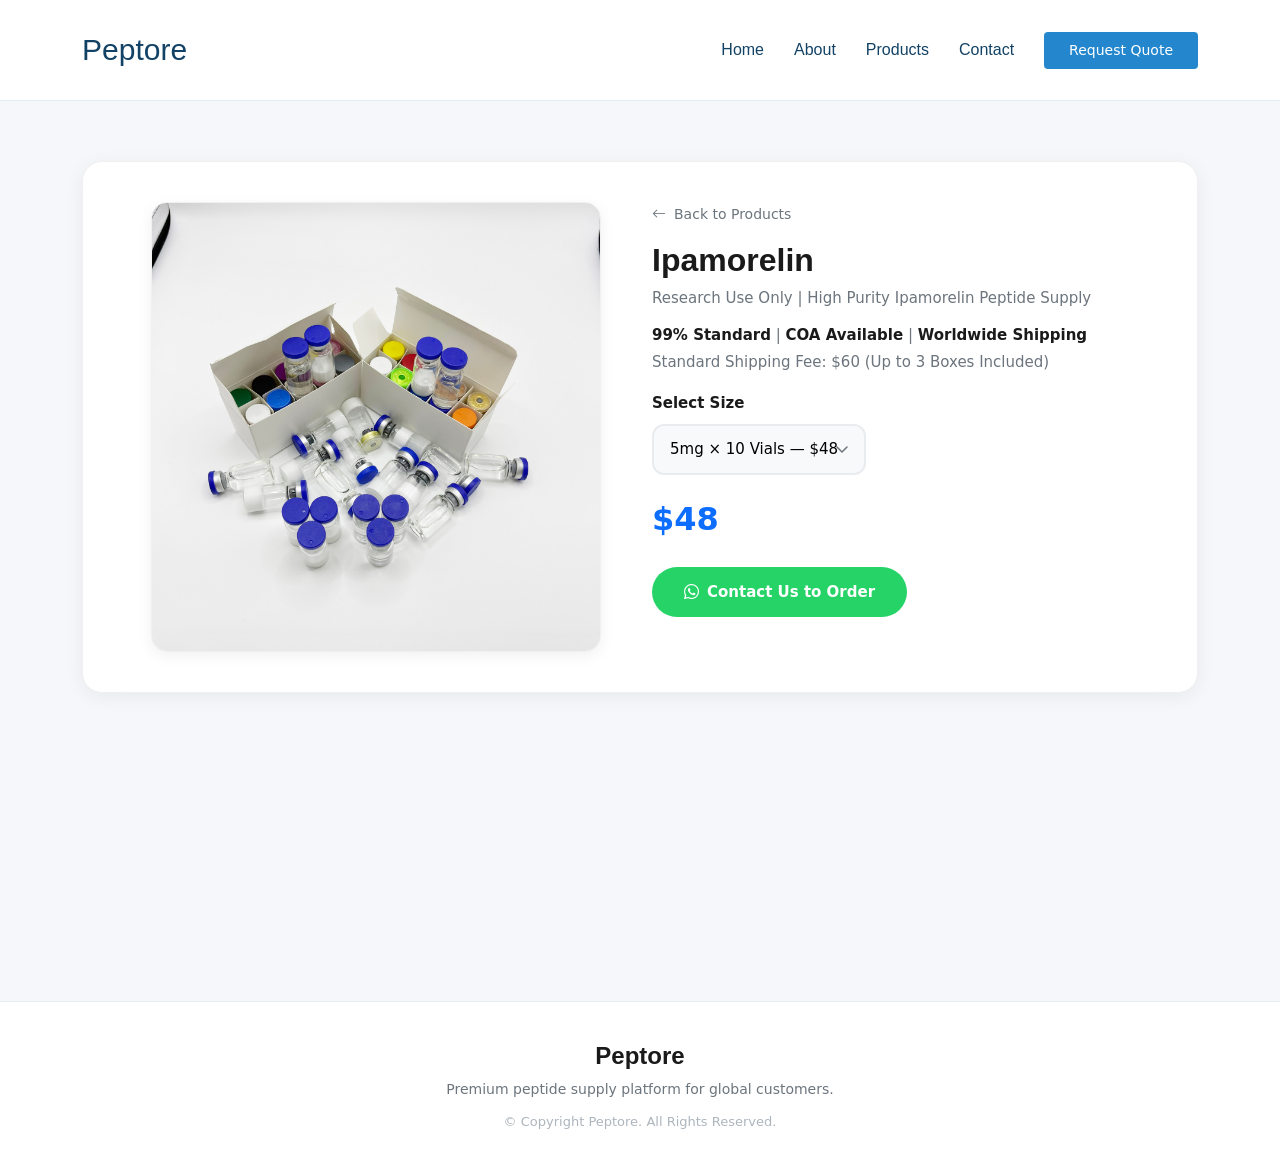
<file: products/more-peptides.html>
<!DOCTYPE html>
<html lang="en">

<head>

  <meta charset="utf-8">
  <meta content="width=device-width, initial-scale=1.0" name="viewport">

  <title>Ipamorelin | Peptore</title>

  <meta name="description" content="Ipamorelin research peptide supply by Peptore.">

  <!-- Fonts -->
  <link rel="preconnect" href="https://fonts.googleapis.com">
  <link rel="preconnect" href="https://fonts.gstatic.com" crossorigin>
  <link href="https://fonts.googleapis.com/css2?family=Inter:wght@300;400;500;600;700&display=swap" rel="stylesheet">

  <!-- Vendor CSS -->
  <link href="../assets/vendor/bootstrap/css/bootstrap.min.css" rel="stylesheet">
  <link href="../assets/vendor/bootstrap-icons/bootstrap-icons.css" rel="stylesheet">
  <link href="../assets/vendor/aos/aos.css" rel="stylesheet">

  <!-- Main CSS -->
  <link href="../assets/css/main.css" rel="stylesheet">

  <!-- 详情页额外样式 -->
  <style>
    .product-detail {
      padding: 60px 0;
      background: #f5f7fa;
      min-height: 100vh;
    }

    .product-detail-card {
      background: #ffffff;
      border-radius: 20px;
      padding: 40px;
      box-shadow: 0 4px 20px rgba(0, 0, 0, 0.06);
      border: 1px solid #f0f0f0;
    }

    .product-detail-image {
      border-radius: 16px;
      overflow: hidden;
      box-shadow: 0 4px 15px rgba(0, 0, 0, 0.06);
      border: 1px solid #f0f0f0;
      background: #ffffff;
      max-width: 500px;
      margin: 0 auto;
    }

    .product-detail-image img {
      width: 100%;
      height: auto;
      display: block;
      transition: transform 0.3s ease;
    }

    .product-detail-image:hover img {
      transform: scale(1.02);
    }

    .back-link {
      display: inline-flex;
      align-items: center;
      gap: 8px;
      color: #6c757d;
      text-decoration: none;
      font-size: 14px;
      font-weight: 500;
      transition: color 0.3s ease;
      margin-bottom: 16px;
    }

    .back-link:hover {
      color: #0d6efd;
    }

    .product-title {
      font-size: 32px;
      font-weight: 700;
      color: #1a1a1a;
      margin-bottom: 8px;
    }

    .product-subtitle {
      font-size: 15px;
      color: #6c757d;
      margin-bottom: 12px;
    }

    .product-info-text {
      font-size: 15px;
      color: #6c757d;
      margin-bottom: 16px;
      line-height: 1.8;
    }

    .product-info-text strong {
      color: #1a1a1a;
    }

    .size-selector {
      margin-bottom: 20px;
    }

    .size-selector label {
      font-weight: 600;
      font-size: 15px;
      color: #1a1a1a;
      display: block;
      margin-bottom: 10px;
    }

    .size-selector select {
      max-width: 320px;
      padding: 12px 16px;
      border-radius: 12px;
      border: 2px solid #e9ecef;
      font-weight: 500;
      font-size: 15px;
      background: #f8f9fa;
      transition: border-color 0.3s ease;
      appearance: none;
      background-image: url("data:image/svg+xml,%3Csvg xmlns='http://www.w3.org/2000/svg' width='12' height='8' viewBox='0 0 12 8'%3E%3Cpath d='M1 1l5 5 5-5' stroke='%236c757d' stroke-width='1.5' fill='none' stroke-linecap='round'/%3E%3C/svg%3E");
      background-repeat: no-repeat;
      background-position: right 16px center;
    }

    .size-selector select:focus {
      border-color: #0d6efd;
      outline: none;
      background-color: #fff;
    }

    .product-price {
      font-size: 32px;
      font-weight: 700;
      color: #0d6efd;
      margin-bottom: 24px;
    }

    .product-buttons {
      display: flex;
      flex-wrap: wrap;
      gap: 12px;
    }

    .btn-whatsapp {
      background: #25D366;
      color: #fff;
      border-radius: 50px;
      padding: 14px 32px;
      font-weight: 600;
      font-size: 15px;
      border: none;
      transition: all 0.3s ease;
      text-decoration: none;
      display: inline-flex;
      align-items: center;
      gap: 8px;
    }

    .btn-whatsapp:hover {
      background: #1da851;
      color: #fff;
      transform: translateY(-2px);
      box-shadow: 0 6px 20px rgba(37, 211, 102, 0.35);
    }

    .footer-custom {
      background: #ffffff;
      padding: 40px 0;
      border-top: 1px solid #e9ecef;
      margin-top: 0;
    }

    .footer-custom h4 {
      font-weight: 700;
      color: #1a1a1a;
      margin-bottom: 8px;
    }

    .footer-custom p {
      color: #6c757d;
      font-size: 14px;
      margin-bottom: 12px;
    }

    .footer-custom .copyright {
      font-size: 13px;
      color: #adb5bd;
    }

    @media (max-width: 768px) {
      .product-detail {
        padding: 30px 0;
      }
      .product-detail-card {
        padding: 20px;
      }
      .product-title {
        font-size: 26px;
      }
      .product-price {
        font-size: 26px;
      }
      .product-buttons {
        flex-direction: column;
      }
      .btn-whatsapp {
        justify-content: center;
      }
      .product-detail-image {
        max-width: 100%;
      }
    }

    @media (min-width: 992px) {
      .product-detail-image {
        max-width: 450px;
      }
    }
  </style>

</head>

<body>

  <!-- ===== HEADER ===== -->
  <header id="header" class="header d-flex align-items-center sticky-top">
    <div class="container-fluid container-xl position-relative d-flex align-items-center">

      <a href="../index.html" class="logo d-flex align-items-center me-auto">
        <h1 class="sitename">Peptore</h1>
      </a>

      <nav id="navmenu" class="navmenu">
        <ul>
          <li><a href="../index.html#hero">Home</a></li>
          <li><a href="../index.html#about">About</a></li>
          <li><a href="../index.html#products">Products</a></li>
          <li><a href="../index.html#contact">Contact</a></li>
        </ul>
      </nav>

      <a class="btn-getstarted" href="https://wa.me/message/S7NIOS2OEXCWM1">
        Request Quote
      </a>

    </div>
  </header>

  <!-- ===== PRODUCT DETAIL ===== -->
  <section class="section product-detail">

    <div class="container">

      <div class="product-detail-card">

        <div class="row align-items-start gy-5">

          <!-- ===== 图片 ===== -->
          <div class="col-lg-6">
            <div class="product-detail-image">
              <img src="../assets/img/portfolio/product-8.png" alt="Ipamorelin">
            </div>
          </div>

          <!-- ===== 信息 ===== -->
          <div class="col-lg-6">

            <!-- 返回 -->
            <a href="../index.html#products" class="back-link">
              <i class="bi bi-arrow-left"></i> Back to Products
            </a>

            <!-- 标题 -->
            <h1 class="product-title">Ipamorelin</h1>
            <p class="product-subtitle">Research Use Only | High Purity Ipamorelin Peptide Supply</p>

            <!-- 文字信息 -->
            <p class="product-info-text">
              <strong>99% Standard</strong> | <strong>COA Available</strong> | <strong>Worldwide Shipping</strong><br>
              Standard Shipping Fee: $60 (Up to 3 Boxes Included)
            </p>

            <!-- 规格选择 -->
            <div class="size-selector">
              <label for="sizeSelect">Select Size</label>
              <select id="sizeSelect" onchange="updatePrice()">
                <option value="48">5mg × 10 Vials — $48</option>
                <option value="65">7mg × 10 Vials — $65</option>
                <option value="85">10mg × 10 Vials — $85</option>
              </select>
            </div>

            <!-- 价格 -->
            <div class="product-price" id="price">$48</div>

            <!-- 按钮（只有WhatsApp） -->
            <div class="product-buttons">
              <a href="https://wa.me/message/S7NIOS2OEXCWM1" target="_blank" class="btn-whatsapp">
                <i class="bi bi-whatsapp"></i> Contact Us to Order
              </a>
            </div>

          </div>

        </div>

      </div>

    </div>

  </section>

  <!-- ===== FOOTER ===== -->
  <footer class="footer-custom">
    <div class="container text-center">
      <h4>Peptore</h4>
      <p>Premium peptide supply platform for global customers.</p>
      <div class="copyright">© Copyright Peptore. All Rights Reserved.</div>
    </div>
  </footer>

  <!-- ===== SCRIPTS ===== -->
  <script>
    function updatePrice() {
      let select = document.getElementById("sizeSelect");
      document.getElementById("price").innerHTML = "$" + select.value;
    }
  </script>

  <script src="../assets/vendor/bootstrap/js/bootstrap.bundle.min.js"></script>
  <script src="../assets/js/main.js"></script>

</body>

</html>
</file>
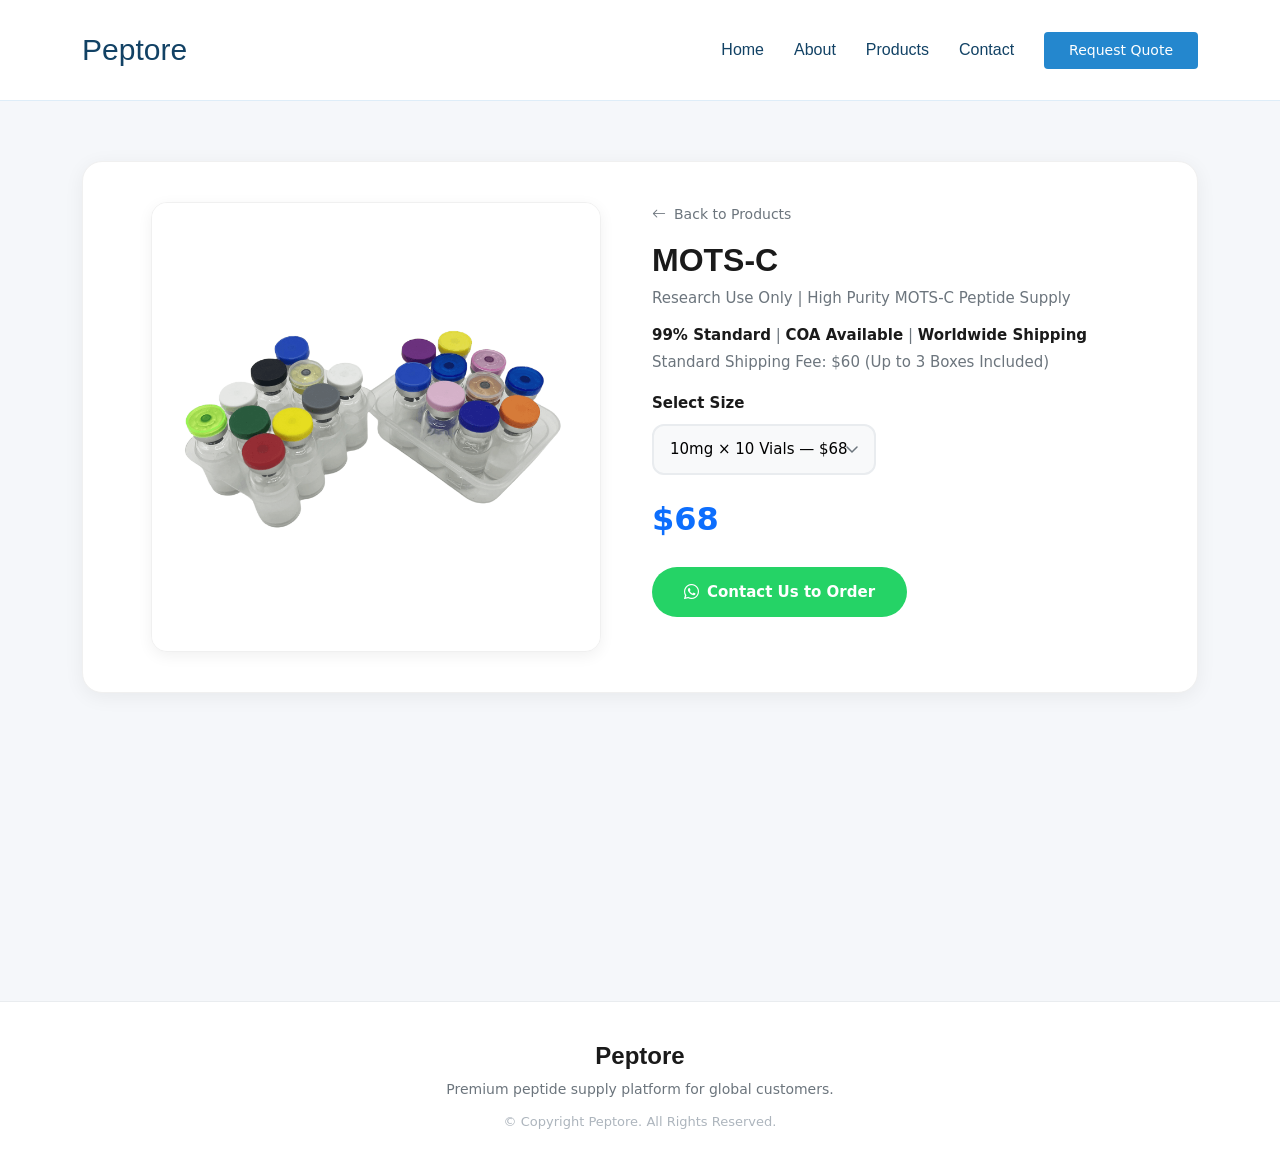
<file: products/mots-c.html>
<!DOCTYPE html>
<html lang="en">

<head>

  <meta charset="utf-8">
  <meta content="width=device-width, initial-scale=1.0" name="viewport">

  <title>MOTS-C | Peptore</title>

  <meta name="description" content="MOTS-C research peptide supply by Peptore.">

  <!-- Fonts -->
  <link rel="preconnect" href="https://fonts.googleapis.com">
  <link rel="preconnect" href="https://fonts.gstatic.com" crossorigin>
  <link href="https://fonts.googleapis.com/css2?family=Inter:wght@300;400;500;600;700&display=swap" rel="stylesheet">

  <!-- Vendor CSS -->
  <link href="../assets/vendor/bootstrap/css/bootstrap.min.css" rel="stylesheet">
  <link href="../assets/vendor/bootstrap-icons/bootstrap-icons.css" rel="stylesheet">
  <link href="../assets/vendor/aos/aos.css" rel="stylesheet">

  <!-- Main CSS -->
  <link href="../assets/css/main.css" rel="stylesheet">

  <!-- 详情页额外样式 -->
  <style>
    .product-detail {
      padding: 60px 0;
      background: #f5f7fa;
      min-height: 100vh;
    }

    .product-detail-card {
      background: #ffffff;
      border-radius: 20px;
      padding: 40px;
      box-shadow: 0 4px 20px rgba(0, 0, 0, 0.06);
      border: 1px solid #f0f0f0;
    }

    .product-detail-image {
      border-radius: 16px;
      overflow: hidden;
      box-shadow: 0 4px 15px rgba(0, 0, 0, 0.06);
      border: 1px solid #f0f0f0;
      background: #ffffff;
      max-width: 500px;
      margin: 0 auto;
    }

    .product-detail-image img {
      width: 100%;
      height: auto;
      display: block;
      transition: transform 0.3s ease;
    }

    .product-detail-image:hover img {
      transform: scale(1.02);
    }

    .back-link {
      display: inline-flex;
      align-items: center;
      gap: 8px;
      color: #6c757d;
      text-decoration: none;
      font-size: 14px;
      font-weight: 500;
      transition: color 0.3s ease;
      margin-bottom: 16px;
    }

    .back-link:hover {
      color: #0d6efd;
    }

    .product-title {
      font-size: 32px;
      font-weight: 700;
      color: #1a1a1a;
      margin-bottom: 8px;
    }

    .product-subtitle {
      font-size: 15px;
      color: #6c757d;
      margin-bottom: 12px;
    }

    .product-info-text {
      font-size: 15px;
      color: #6c757d;
      margin-bottom: 16px;
      line-height: 1.8;
    }

    .product-info-text strong {
      color: #1a1a1a;
    }

    .size-selector {
      margin-bottom: 20px;
    }

    .size-selector label {
      font-weight: 600;
      font-size: 15px;
      color: #1a1a1a;
      display: block;
      margin-bottom: 10px;
    }

    .size-selector select {
      max-width: 320px;
      padding: 12px 16px;
      border-radius: 12px;
      border: 2px solid #e9ecef;
      font-weight: 500;
      font-size: 15px;
      background: #f8f9fa;
      transition: border-color 0.3s ease;
      appearance: none;
      background-image: url("data:image/svg+xml,%3Csvg xmlns='http://www.w3.org/2000/svg' width='12' height='8' viewBox='0 0 12 8'%3E%3Cpath d='M1 1l5 5 5-5' stroke='%236c757d' stroke-width='1.5' fill='none' stroke-linecap='round'/%3E%3C/svg%3E");
      background-repeat: no-repeat;
      background-position: right 16px center;
    }

    .size-selector select:focus {
      border-color: #0d6efd;
      outline: none;
      background-color: #fff;
    }

    .product-price {
      font-size: 32px;
      font-weight: 700;
      color: #0d6efd;
      margin-bottom: 24px;
    }

    .product-buttons {
      display: flex;
      flex-wrap: wrap;
      gap: 12px;
    }

    .btn-whatsapp {
      background: #25D366;
      color: #fff;
      border-radius: 50px;
      padding: 14px 32px;
      font-weight: 600;
      font-size: 15px;
      border: none;
      transition: all 0.3s ease;
      text-decoration: none;
      display: inline-flex;
      align-items: center;
      gap: 8px;
    }

    .btn-whatsapp:hover {
      background: #1da851;
      color: #fff;
      transform: translateY(-2px);
      box-shadow: 0 6px 20px rgba(37, 211, 102, 0.35);
    }

    .footer-custom {
      background: #ffffff;
      padding: 40px 0;
      border-top: 1px solid #e9ecef;
      margin-top: 0;
    }

    .footer-custom h4 {
      font-weight: 700;
      color: #1a1a1a;
      margin-bottom: 8px;
    }

    .footer-custom p {
      color: #6c757d;
      font-size: 14px;
      margin-bottom: 12px;
    }

    .footer-custom .copyright {
      font-size: 13px;
      color: #adb5bd;
    }

    @media (max-width: 768px) {
      .product-detail {
        padding: 30px 0;
      }
      .product-detail-card {
        padding: 20px;
      }
      .product-title {
        font-size: 26px;
      }
      .product-price {
        font-size: 26px;
      }
      .product-buttons {
        flex-direction: column;
      }
      .btn-whatsapp {
        justify-content: center;
      }
      .product-detail-image {
        max-width: 100%;
      }
    }

    @media (min-width: 992px) {
      .product-detail-image {
        max-width: 450px;
      }
    }
  </style>

</head>

<body>

  <!-- ===== HEADER ===== -->
  <header id="header" class="header d-flex align-items-center sticky-top">
    <div class="container-fluid container-xl position-relative d-flex align-items-center">

      <a href="../index.html" class="logo d-flex align-items-center me-auto">
        <h1 class="sitename">Peptore</h1>
      </a>

      <nav id="navmenu" class="navmenu">
        <ul>
          <li><a href="../index.html#hero">Home</a></li>
          <li><a href="../index.html#about">About</a></li>
          <li><a href="../index.html#products">Products</a></li>
          <li><a href="../index.html#contact">Contact</a></li>
        </ul>
      </nav>

      <a class="btn-getstarted" href="https://wa.me/message/S7NIOS2OEXCWM1">
        Request Quote
      </a>

    </div>
  </header>

  <!-- ===== PRODUCT DETAIL ===== -->
  <section class="section product-detail">

    <div class="container">

      <div class="product-detail-card">

        <div class="row align-items-start gy-5">

          <!-- ===== 图片 ===== -->
          <div class="col-lg-6">
            <div class="product-detail-image">
              <img src="../assets/img/portfolio/product-4.png" alt="MOTS-C">
            </div>
          </div>

          <!-- ===== 信息 ===== -->
          <div class="col-lg-6">

            <!-- 返回 -->
            <a href="../index.html#products" class="back-link">
              <i class="bi bi-arrow-left"></i> Back to Products
            </a>

            <!-- 标题 -->
            <h1 class="product-title">MOTS-C</h1>
            <p class="product-subtitle">Research Use Only | High Purity MOTS-C Peptide Supply</p>

            <!-- 文字信息 -->
            <p class="product-info-text">
              <strong>99% Standard</strong> | <strong>COA Available</strong> | <strong>Worldwide Shipping</strong><br>
              Standard Shipping Fee: $60 (Up to 3 Boxes Included)
            </p>

            <!-- 规格选择 -->
            <div class="size-selector">
              <label for="sizeSelect">Select Size</label>
              <select id="sizeSelect" onchange="updatePrice()">
                <option value="68">10mg × 10 Vials — $68</option>
                <option value="120">20mg × 10 Vials — $120</option>
                <option value="160">30mg × 10 Vials — $160</option>
                <option value="198">40mg × 10 Vials — $198</option>
              </select>
            </div>

            <!-- 价格 -->
            <div class="product-price" id="price">$68</div>

            <!-- 按钮（只有WhatsApp） -->
            <div class="product-buttons">
              <a href="https://wa.me/message/S7NIOS2OEXCWM1" target="_blank" class="btn-whatsapp">
                <i class="bi bi-whatsapp"></i> Contact Us to Order
              </a>
            </div>

          </div>

        </div>

      </div>

    </div>

  </section>

  <!-- ===== FOOTER ===== -->
  <footer class="footer-custom">
    <div class="container text-center">
      <h4>Peptore</h4>
      <p>Premium peptide supply platform for global customers.</p>
      <div class="copyright">© Copyright Peptore. All Rights Reserved.</div>
    </div>
  </footer>

  <!-- ===== SCRIPTS ===== -->
  <script>
    function updatePrice() {
      let select = document.getElementById("sizeSelect");
      document.getElementById("price").innerHTML = "$" + select.value;
    }
  </script>

  <script src="../assets/vendor/bootstrap/js/bootstrap.bundle.min.js"></script>
  <script src="../assets/js/main.js"></script>

</body>

</html>
</file>
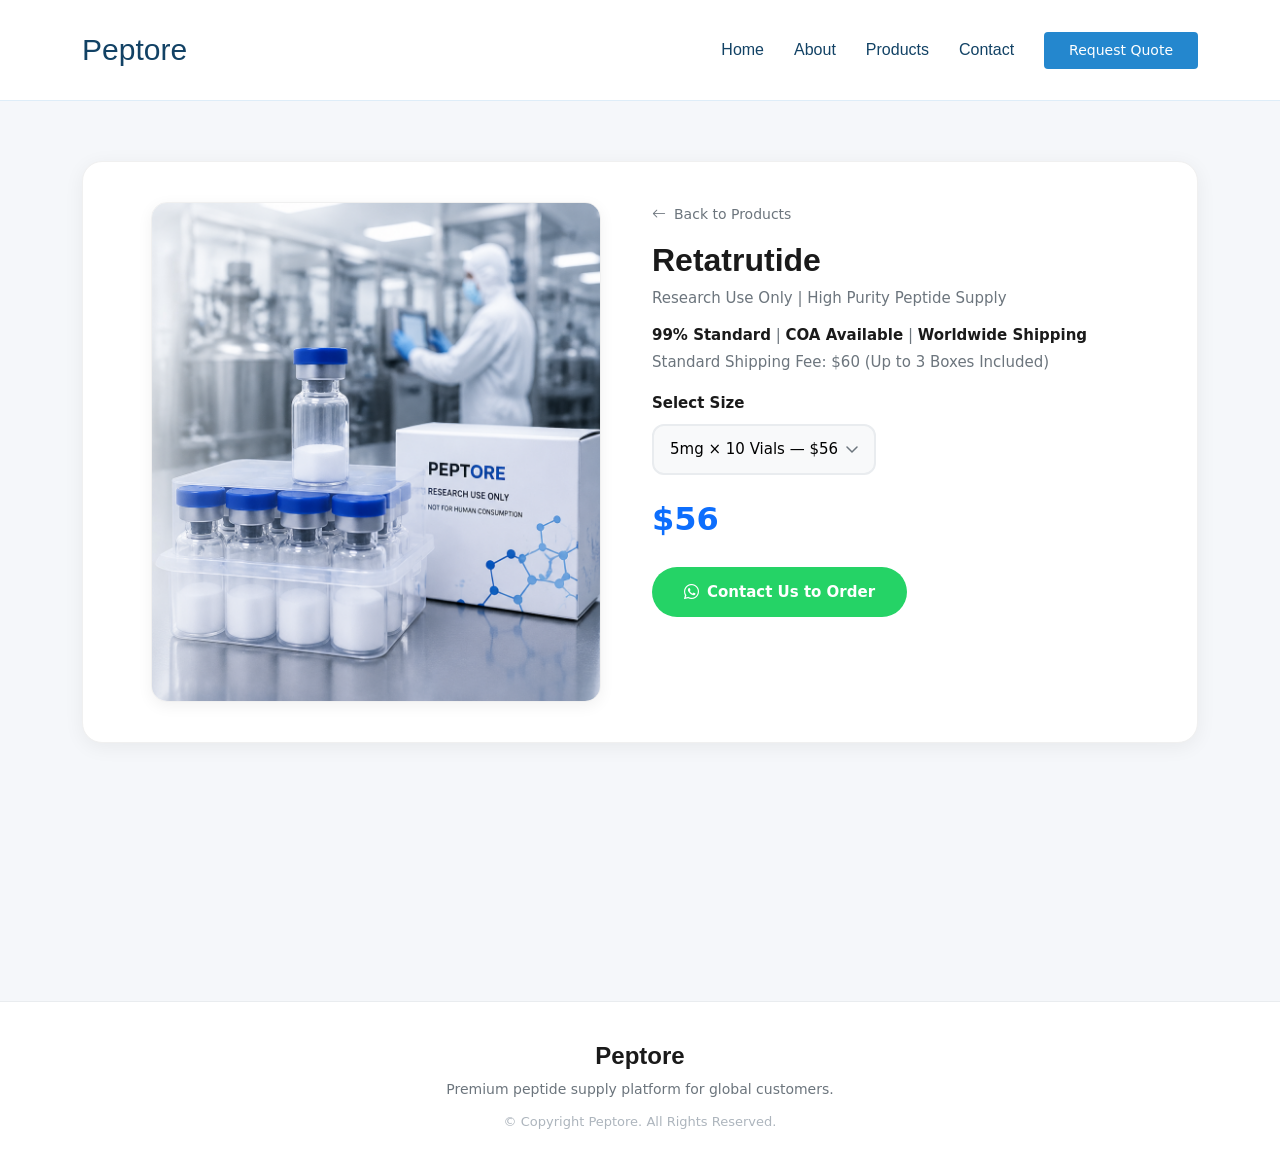
<file: products/retatrutide.html>
<!DOCTYPE html>
<html lang="en">

<head>

  <meta charset="utf-8">
  <meta content="width=device-width, initial-scale=1.0" name="viewport">

  <title>Retatrutide | Peptore</title>

  <meta name="description" content="Retatrutide research peptide supply by Peptore.">

  <!-- Fonts -->
  <link rel="preconnect" href="https://fonts.googleapis.com">
  <link rel="preconnect" href="https://fonts.gstatic.com" crossorigin>
  <link href="https://fonts.googleapis.com/css2?family=Inter:wght@300;400;500;600;700&display=swap" rel="stylesheet">

  <!-- Vendor CSS -->
  <link href="../assets/vendor/bootstrap/css/bootstrap.min.css" rel="stylesheet">
  <link href="../assets/vendor/bootstrap-icons/bootstrap-icons.css" rel="stylesheet">
  <link href="../assets/vendor/aos/aos.css" rel="stylesheet">

  <!-- Main CSS -->
  <link href="../assets/css/main.css" rel="stylesheet">

  <!-- 详情页额外样式 -->
  <style>
    /* ===== 产品详情页 ===== */
    .product-detail {
      padding: 60px 0;
      background: #f5f7fa;
      min-height: 100vh;
    }

    .product-detail-card {
      background: #ffffff;
      border-radius: 20px;
      padding: 40px;
      box-shadow: 0 4px 20px rgba(0, 0, 0, 0.06);
      border: 1px solid #f0f0f0;
    }

    .product-detail-image {
      border-radius: 16px;
      overflow: hidden;
      box-shadow: 0 4px 15px rgba(0, 0, 0, 0.06);
      border: 1px solid #f0f0f0;
      background: #ffffff;
      max-width: 500px;
      margin: 0 auto;
    }

    .product-detail-image img {
      width: 100%;
      height: auto;
      display: block;
      transition: transform 0.3s ease;
    }

    .product-detail-image:hover img {
      transform: scale(1.02);
    }

    .back-link {
      display: inline-flex;
      align-items: center;
      gap: 8px;
      color: #6c757d;
      text-decoration: none;
      font-size: 14px;
      font-weight: 500;
      transition: color 0.3s ease;
      margin-bottom: 16px;
    }

    .back-link:hover {
      color: #0d6efd;
    }

    .product-title {
      font-size: 32px;
      font-weight: 700;
      color: #1a1a1a;
      margin-bottom: 8px;
    }

    .product-subtitle {
      font-size: 15px;
      color: #6c757d;
      margin-bottom: 12px;
    }

    .product-info-text {
      font-size: 15px;
      color: #6c757d;
      margin-bottom: 16px;
      line-height: 1.8;
    }

    .product-info-text strong {
      color: #1a1a1a;
    }

    .product-warning {
      background: #f8f0f0;
      border-radius: 12px;
      padding: 16px 20px;
      margin-bottom: 24px;
      border-left: 4px solid #dc3545;
    }

    .product-warning p {
      margin-bottom: 0;
      font-size: 13px;
      font-weight: 500;
      color: #721c24;
    }

    .product-warning .brand {
      font-size: 14px;
      font-weight: 700;
      letter-spacing: 1px;
    }

    .size-selector {
      margin-bottom: 20px;
    }

    .size-selector label {
      font-weight: 600;
      font-size: 15px;
      color: #1a1a1a;
      display: block;
      margin-bottom: 10px;
    }

    .size-selector select {
      max-width: 320px;
      padding: 12px 16px;
      border-radius: 12px;
      border: 2px solid #e9ecef;
      font-weight: 500;
      font-size: 15px;
      background: #f8f9fa;
      transition: border-color 0.3s ease;
      appearance: none;
      background-image: url("data:image/svg+xml,%3Csvg xmlns='http://www.w3.org/2000/svg' width='12' height='8' viewBox='0 0 12 8'%3E%3Cpath d='M1 1l5 5 5-5' stroke='%236c757d' stroke-width='1.5' fill='none' stroke-linecap='round'/%3E%3C/svg%3E");
      background-repeat: no-repeat;
      background-position: right 16px center;
    }

    .size-selector select:focus {
      border-color: #0d6efd;
      outline: none;
      background-color: #fff;
    }

    .product-price {
      font-size: 32px;
      font-weight: 700;
      color: #0d6efd;
      margin-bottom: 24px;
    }

    .product-buttons {
      display: flex;
      flex-wrap: wrap;
      gap: 12px;
    }

    .btn-whatsapp {
      background: #25D366;
      color: #fff;
      border-radius: 50px;
      padding: 14px 32px;
      font-weight: 600;
      font-size: 15px;
      border: none;
      transition: all 0.3s ease;
      text-decoration: none;
      display: inline-flex;
      align-items: center;
      gap: 8px;
    }

    .btn-whatsapp:hover {
      background: #1da851;
      color: #fff;
      transform: translateY(-2px);
      box-shadow: 0 6px 20px rgba(37, 211, 102, 0.35);
    }

    .btn-facebook {
      background: #1877F2;
      color: #fff;
      border-radius: 50px;
      padding: 14px 32px;
      font-weight: 600;
      font-size: 15px;
      border: none;
      transition: all 0.3s ease;
      text-decoration: none;
      display: inline-flex;
      align-items: center;
      gap: 8px;
    }

    .btn-facebook:hover {
      background: #0d65d6;
      color: #fff;
      transform: translateY(-2px);
      box-shadow: 0 6px 20px rgba(24, 119, 242, 0.35);
    }

    /* ===== Footer ===== */
    .footer-custom {
      background: #ffffff;
      padding: 40px 0;
      border-top: 1px solid #e9ecef;
      margin-top: 0;
    }

    .footer-custom h4 {
      font-weight: 700;
      color: #1a1a1a;
      margin-bottom: 8px;
    }

    .footer-custom p {
      color: #6c757d;
      font-size: 14px;
      margin-bottom: 12px;
    }

    .footer-custom .copyright {
      font-size: 13px;
      color: #adb5bd;
    }

    /* 响应式 */
    @media (max-width: 768px) {
      .product-detail {
        padding: 30px 0;
      }
      .product-detail-card {
        padding: 20px;
      }
      .product-title {
        font-size: 26px;
      }
      .product-price {
        font-size: 26px;
      }
      .product-buttons {
        flex-direction: column;
      }
      .btn-whatsapp,
      .btn-facebook {
        justify-content: center;
      }
      .product-detail-image {
        max-width: 100%;
      }
    }

    @media (min-width: 992px) {
      .product-detail-image {
        max-width: 450px;
      }
    }
  </style>

</head>

<body>

  <!-- ===== HEADER ===== -->
  <header id="header" class="header d-flex align-items-center sticky-top">
    <div class="container-fluid container-xl position-relative d-flex align-items-center">

      <a href="../index.html" class="logo d-flex align-items-center me-auto">
        <h1 class="sitename">Peptore</h1>
      </a>

      <nav id="navmenu" class="navmenu">
        <ul>
          <li><a href="../index.html#hero">Home</a></li>
          <li><a href="../index.html#about">About</a></li>
          <li><a href="../index.html#products">Products</a></li>
          <li><a href="../index.html#contact">Contact</a></li>
        </ul>
      </nav>

      <a class="btn-getstarted" href="https://wa.me/message/S7NIOS2OEXCWM1">
        Request Quote
      </a>

    </div>
  </header>

  <!-- ===== PRODUCT DETAIL ===== -->
  <section class="section product-detail">

    <div class="container">

      <div class="product-detail-card">

        <div class="row align-items-start gy-5">

          <!-- ===== 图片 ===== -->
          <div class="col-lg-6">
            <div class="product-detail-image">
              <img src="../assets/img/portfolio/product-1.PNG" alt="Retatrutide">
            </div>
          </div>

          <!-- ===== 信息（文字排版恢复第一版） ===== -->
          <div class="col-lg-6">

            <!-- 返回 -->
            <a href="../index.html#products" class="back-link">
              <i class="bi bi-arrow-left"></i> Back to Products
            </a>

            <!-- 标题 -->
            <h1 class="product-title">Retatrutide</h1>
            <p class="product-subtitle">Research Use Only | High Purity Peptide Supply</p>

            <!-- ===== 文字内容（恢复第一版样式） ===== -->
            <p class="product-info-text">
              <strong>99% Standard</strong> | <strong>COA Available</strong> | <strong>Worldwide Shipping</strong><br>
              Standard Shipping Fee: $60 (Up to 3 Boxes Included)
            </p>

            <!-- 规格选择 -->
            <div class="size-selector">
              <label for="sizeSelect">Select Size</label>
              <select id="sizeSelect" onchange="updatePrice()">
                <option value="56">5mg × 10 Vials — $56</option>
                <option value="90">10mg × 10 Vials — $90</option>
                <option value="150">20mg × 10 Vials — $150</option>
                <option value="198">30mg × 10 Vials — $198</option>
                <option value="210">40mg × 10 Vials — $210</option>
                <option value="282">50mg × 10 Vials — $282</option>
                <option value="310">60mg × 10 Vials — $310</option>
              </select>
            </div>

            <!-- 价格 -->
            <div class="product-price" id="price">$56</div>

            <!-- 按钮 -->
            <div class="product-buttons">
              <a href="https://wa.me/message/S7NIOS2OEXCWM1" target="_blank" class="btn-whatsapp">
                <i class="bi bi-whatsapp"></i> Contact Us to Order
              </a>
            
            </div>

          </div>

        </div>

      </div>

    </div>

  </section>

  <!-- ===== FOOTER ===== -->
  <footer class="footer-custom">
    <div class="container text-center">
      <h4>Peptore</h4>
      <p>Premium peptide supply platform for global customers.</p>
      <div class="copyright">© Copyright Peptore. All Rights Reserved.</div>
    </div>
  </footer>

  <!-- ===== SCRIPTS ===== -->
  <script>
    function updatePrice() {
      let size = document.getElementById("sizeSelect");
      let price = size.value;
      document.getElementById("price").innerHTML = "$" + price;
    }
  </script>

  <script src="../assets/vendor/bootstrap/js/bootstrap.bundle.min.js"></script>
  <script src="../assets/js/main.js"></script>

</body>

</html>
</file>
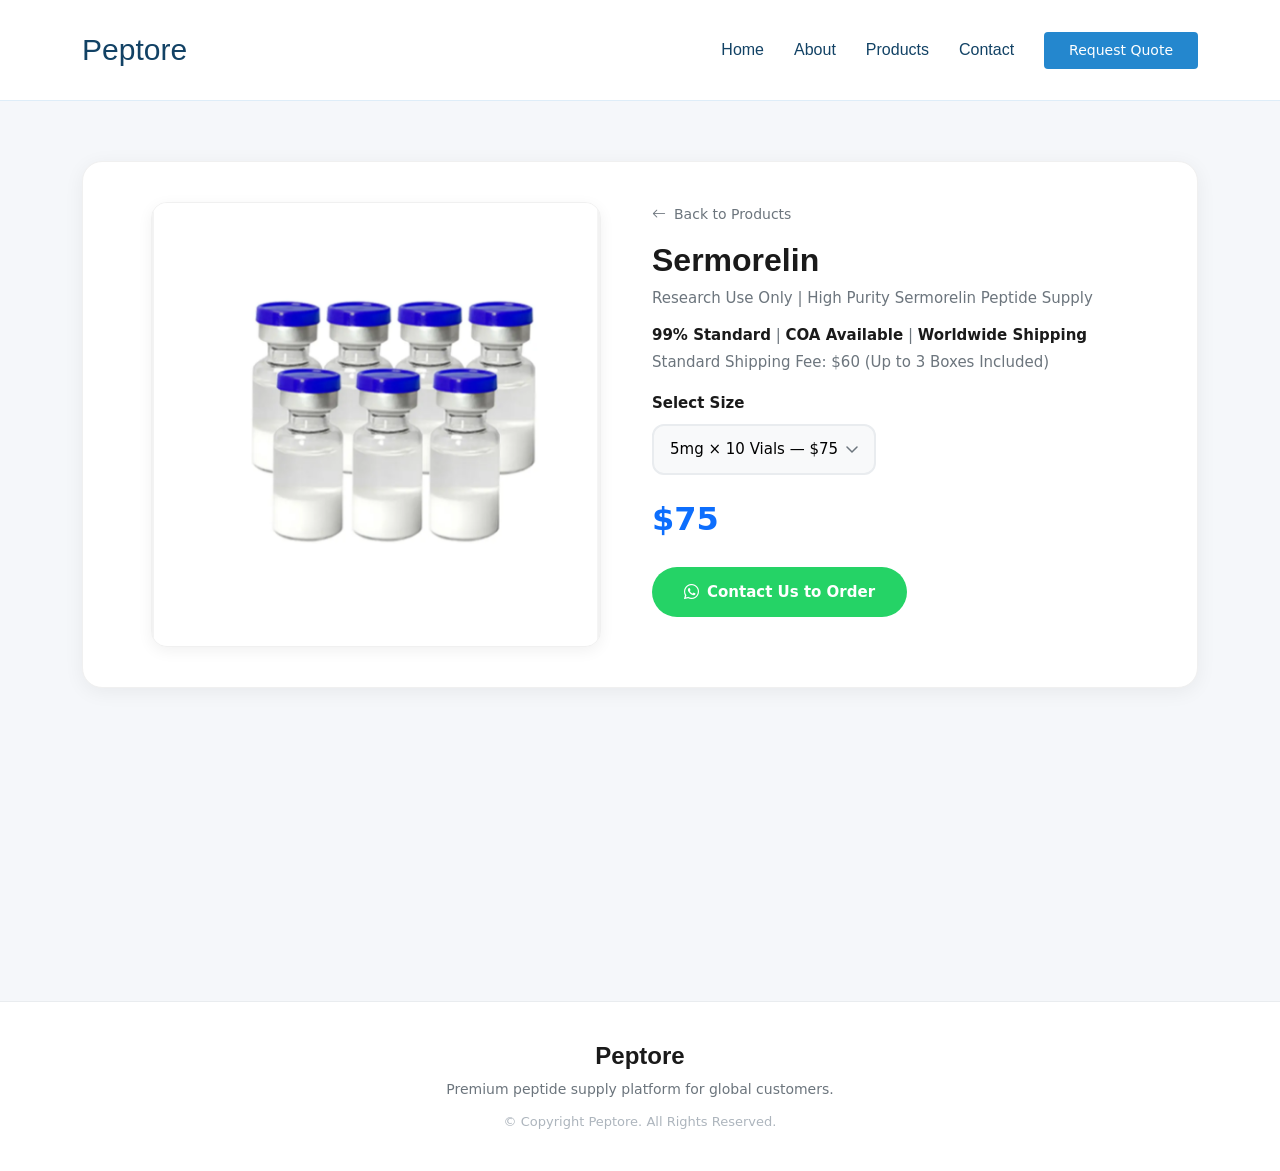
<file: products/sermorelin.html>
<!DOCTYPE html>
<html lang="en">

<head>

  <meta charset="utf-8">
  <meta content="width=device-width, initial-scale=1.0" name="viewport">

  <title>Sermorelin | Peptore</title>

  <meta name="description" content="Sermorelin research peptide supply by Peptore.">

  <!-- Fonts -->
  <link rel="preconnect" href="https://fonts.googleapis.com">
  <link rel="preconnect" href="https://fonts.gstatic.com" crossorigin>
  <link href="https://fonts.googleapis.com/css2?family=Inter:wght@300;400;500;600;700&display=swap" rel="stylesheet">

  <!-- Vendor CSS -->
  <link href="../assets/vendor/bootstrap/css/bootstrap.min.css" rel="stylesheet">
  <link href="../assets/vendor/bootstrap-icons/bootstrap-icons.css" rel="stylesheet">
  <link href="../assets/vendor/aos/aos.css" rel="stylesheet">

  <!-- Main CSS -->
  <link href="../assets/css/main.css" rel="stylesheet">

  <!-- 详情页额外样式 -->
  <style>
    .product-detail {
      padding: 60px 0;
      background: #f5f7fa;
      min-height: 100vh;
    }

    .product-detail-card {
      background: #ffffff;
      border-radius: 20px;
      padding: 40px;
      box-shadow: 0 4px 20px rgba(0, 0, 0, 0.06);
      border: 1px solid #f0f0f0;
    }

    .product-detail-image {
      border-radius: 16px;
      overflow: hidden;
      box-shadow: 0 4px 15px rgba(0, 0, 0, 0.06);
      border: 1px solid #f0f0f0;
      background: #ffffff;
      max-width: 500px;
      margin: 0 auto;
    }

    .product-detail-image img {
      width: 100%;
      height: auto;
      display: block;
      transition: transform 0.3s ease;
    }

    .product-detail-image:hover img {
      transform: scale(1.02);
    }

    .back-link {
      display: inline-flex;
      align-items: center;
      gap: 8px;
      color: #6c757d;
      text-decoration: none;
      font-size: 14px;
      font-weight: 500;
      transition: color 0.3s ease;
      margin-bottom: 16px;
    }

    .back-link:hover {
      color: #0d6efd;
    }

    .product-title {
      font-size: 32px;
      font-weight: 700;
      color: #1a1a1a;
      margin-bottom: 8px;
    }

    .product-subtitle {
      font-size: 15px;
      color: #6c757d;
      margin-bottom: 12px;
    }

    .product-info-text {
      font-size: 15px;
      color: #6c757d;
      margin-bottom: 16px;
      line-height: 1.8;
    }

    .product-info-text strong {
      color: #1a1a1a;
    }

    .size-selector {
      margin-bottom: 20px;
    }

    .size-selector label {
      font-weight: 600;
      font-size: 15px;
      color: #1a1a1a;
      display: block;
      margin-bottom: 10px;
    }

    .size-selector select {
      max-width: 320px;
      padding: 12px 16px;
      border-radius: 12px;
      border: 2px solid #e9ecef;
      font-weight: 500;
      font-size: 15px;
      background: #f8f9fa;
      transition: border-color 0.3s ease;
      appearance: none;
      background-image: url("data:image/svg+xml,%3Csvg xmlns='http://www.w3.org/2000/svg' width='12' height='8' viewBox='0 0 12 8'%3E%3Cpath d='M1 1l5 5 5-5' stroke='%236c757d' stroke-width='1.5' fill='none' stroke-linecap='round'/%3E%3C/svg%3E");
      background-repeat: no-repeat;
      background-position: right 16px center;
    }

    .size-selector select:focus {
      border-color: #0d6efd;
      outline: none;
      background-color: #fff;
    }

    .product-price {
      font-size: 32px;
      font-weight: 700;
      color: #0d6efd;
      margin-bottom: 24px;
    }

    .product-buttons {
      display: flex;
      flex-wrap: wrap;
      gap: 12px;
    }

    .btn-whatsapp {
      background: #25D366;
      color: #fff;
      border-radius: 50px;
      padding: 14px 32px;
      font-weight: 600;
      font-size: 15px;
      border: none;
      transition: all 0.3s ease;
      text-decoration: none;
      display: inline-flex;
      align-items: center;
      gap: 8px;
    }

    .btn-whatsapp:hover {
      background: #1da851;
      color: #fff;
      transform: translateY(-2px);
      box-shadow: 0 6px 20px rgba(37, 211, 102, 0.35);
    }

    .footer-custom {
      background: #ffffff;
      padding: 40px 0;
      border-top: 1px solid #e9ecef;
      margin-top: 0;
    }

    .footer-custom h4 {
      font-weight: 700;
      color: #1a1a1a;
      margin-bottom: 8px;
    }

    .footer-custom p {
      color: #6c757d;
      font-size: 14px;
      margin-bottom: 12px;
    }

    .footer-custom .copyright {
      font-size: 13px;
      color: #adb5bd;
    }

    @media (max-width: 768px) {
      .product-detail {
        padding: 30px 0;
      }
      .product-detail-card {
        padding: 20px;
      }
      .product-title {
        font-size: 26px;
      }
      .product-price {
        font-size: 26px;
      }
      .product-buttons {
        flex-direction: column;
      }
      .btn-whatsapp {
        justify-content: center;
      }
      .product-detail-image {
        max-width: 100%;
      }
    }

    @media (min-width: 992px) {
      .product-detail-image {
        max-width: 450px;
      }
    }
  </style>

</head>

<body>

  <!-- ===== HEADER ===== -->
  <header id="header" class="header d-flex align-items-center sticky-top">
    <div class="container-fluid container-xl position-relative d-flex align-items-center">

      <a href="../index.html" class="logo d-flex align-items-center me-auto">
        <h1 class="sitename">Peptore</h1>
      </a>

      <nav id="navmenu" class="navmenu">
        <ul>
          <li><a href="../index.html#hero">Home</a></li>
          <li><a href="../index.html#about">About</a></li>
          <li><a href="../index.html#products">Products</a></li>
          <li><a href="../index.html#contact">Contact</a></li>
        </ul>
      </nav>

      <a class="btn-getstarted" href="https://wa.me/message/S7NIOS2OEXCWM1">
        Request Quote
      </a>

    </div>
  </header>

  <!-- ===== PRODUCT DETAIL ===== -->
  <section class="section product-detail">

    <div class="container">

      <div class="product-detail-card">

        <div class="row align-items-start gy-5">

          <!-- ===== 图片 ===== -->
          <div class="col-lg-6">
            <div class="product-detail-image">
              <img src="../assets/img/portfolio/product-7.png" alt="Sermorelin">
            </div>
          </div>

          <!-- ===== 信息 ===== -->
          <div class="col-lg-6">

            <!-- 返回 -->
            <a href="../index.html#products" class="back-link">
              <i class="bi bi-arrow-left"></i> Back to Products
            </a>

            <!-- 标题 -->
            <h1 class="product-title">Sermorelin</h1>
            <p class="product-subtitle">Research Use Only | High Purity Sermorelin Peptide Supply</p>

            <!-- 文字信息 -->
            <p class="product-info-text">
              <strong>99% Standard</strong> | <strong>COA Available</strong> | <strong>Worldwide Shipping</strong><br>
              Standard Shipping Fee: $60 (Up to 3 Boxes Included)
            </p>

            <!-- 规格选择 -->
            <div class="size-selector">
              <label for="sizeSelect">Select Size</label>
              <select id="sizeSelect" onchange="updatePrice()">
                <option value="75">5mg × 10 Vials — $75</option>
                <option value="95">7mg × 10 Vials — $95</option>
                <option value="116">10mg × 10 Vials — $116</option>
              </select>
            </div>

            <!-- 价格 -->
            <div class="product-price" id="price">$75</div>

            <!-- 按钮（只有WhatsApp） -->
            <div class="product-buttons">
              <a href="https://wa.me/message/S7NIOS2OEXCWM1" target="_blank" class="btn-whatsapp">
                <i class="bi bi-whatsapp"></i> Contact Us to Order
              </a>
            </div>

          </div>

        </div>

      </div>

    </div>

  </section>

  <!-- ===== FOOTER ===== -->
  <footer class="footer-custom">
    <div class="container text-center">
      <h4>Peptore</h4>
      <p>Premium peptide supply platform for global customers.</p>
      <div class="copyright">© Copyright Peptore. All Rights Reserved.</div>
    </div>
  </footer>

  <!-- ===== SCRIPTS ===== -->
  <script>
    function updatePrice() {
      let select = document.getElementById("sizeSelect");
      document.getElementById("price").innerHTML = "$" + select.value;
    }
  </script>

  <script src="../assets/vendor/bootstrap/js/bootstrap.bundle.min.js"></script>
  <script src="../assets/js/main.js"></script>

</body>

</html>
</file>
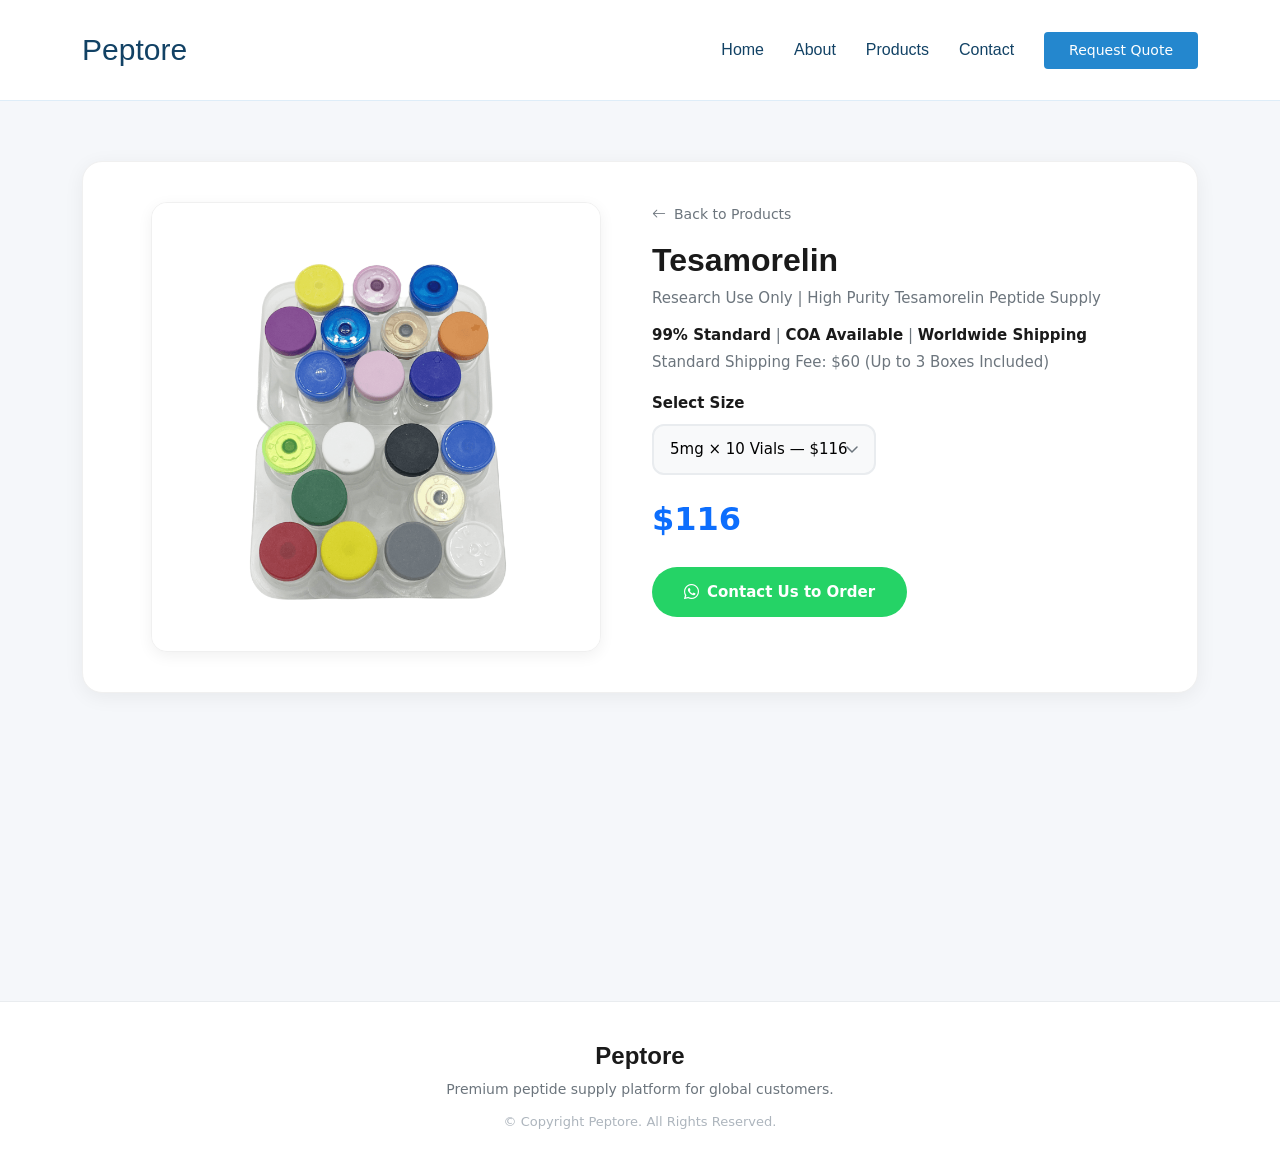
<file: products/tesamorelin.html>
<!DOCTYPE html>
<html lang="en">

<head>

  <meta charset="utf-8">
  <meta content="width=device-width, initial-scale=1.0" name="viewport">

  <title>Tesamorelin | Peptore</title>

  <meta name="description" content="Tesamorelin research peptide supply by Peptore.">

  <!-- Fonts -->
  <link rel="preconnect" href="https://fonts.googleapis.com">
  <link rel="preconnect" href="https://fonts.gstatic.com" crossorigin>
  <link href="https://fonts.googleapis.com/css2?family=Inter:wght@300;400;500;600;700&display=swap" rel="stylesheet">

  <!-- Vendor CSS -->
  <link href="../assets/vendor/bootstrap/css/bootstrap.min.css" rel="stylesheet">
  <link href="../assets/vendor/bootstrap-icons/bootstrap-icons.css" rel="stylesheet">
  <link href="../assets/vendor/aos/aos.css" rel="stylesheet">

  <!-- Main CSS -->
  <link href="../assets/css/main.css" rel="stylesheet">

  <!-- 详情页额外样式 -->
  <style>
    .product-detail {
      padding: 60px 0;
      background: #f5f7fa;
      min-height: 100vh;
    }

    .product-detail-card {
      background: #ffffff;
      border-radius: 20px;
      padding: 40px;
      box-shadow: 0 4px 20px rgba(0, 0, 0, 0.06);
      border: 1px solid #f0f0f0;
    }

    .product-detail-image {
      border-radius: 16px;
      overflow: hidden;
      box-shadow: 0 4px 15px rgba(0, 0, 0, 0.06);
      border: 1px solid #f0f0f0;
      background: #ffffff;
      max-width: 500px;
      margin: 0 auto;
    }

    .product-detail-image img {
      width: 100%;
      height: auto;
      display: block;
      transition: transform 0.3s ease;
    }

    .product-detail-image:hover img {
      transform: scale(1.02);
    }

    .back-link {
      display: inline-flex;
      align-items: center;
      gap: 8px;
      color: #6c757d;
      text-decoration: none;
      font-size: 14px;
      font-weight: 500;
      transition: color 0.3s ease;
      margin-bottom: 16px;
    }

    .back-link:hover {
      color: #0d6efd;
    }

    .product-title {
      font-size: 32px;
      font-weight: 700;
      color: #1a1a1a;
      margin-bottom: 8px;
    }

    .product-subtitle {
      font-size: 15px;
      color: #6c757d;
      margin-bottom: 12px;
    }

    .product-info-text {
      font-size: 15px;
      color: #6c757d;
      margin-bottom: 16px;
      line-height: 1.8;
    }

    .product-info-text strong {
      color: #1a1a1a;
    }

    .size-selector {
      margin-bottom: 20px;
    }

    .size-selector label {
      font-weight: 600;
      font-size: 15px;
      color: #1a1a1a;
      display: block;
      margin-bottom: 10px;
    }

    .size-selector select {
      max-width: 320px;
      padding: 12px 16px;
      border-radius: 12px;
      border: 2px solid #e9ecef;
      font-weight: 500;
      font-size: 15px;
      background: #f8f9fa;
      transition: border-color 0.3s ease;
      appearance: none;
      background-image: url("data:image/svg+xml,%3Csvg xmlns='http://www.w3.org/2000/svg' width='12' height='8' viewBox='0 0 12 8'%3E%3Cpath d='M1 1l5 5 5-5' stroke='%236c757d' stroke-width='1.5' fill='none' stroke-linecap='round'/%3E%3C/svg%3E");
      background-repeat: no-repeat;
      background-position: right 16px center;
    }

    .size-selector select:focus {
      border-color: #0d6efd;
      outline: none;
      background-color: #fff;
    }

    .product-price {
      font-size: 32px;
      font-weight: 700;
      color: #0d6efd;
      margin-bottom: 24px;
    }

    .product-buttons {
      display: flex;
      flex-wrap: wrap;
      gap: 12px;
    }

    .btn-whatsapp {
      background: #25D366;
      color: #fff;
      border-radius: 50px;
      padding: 14px 32px;
      font-weight: 600;
      font-size: 15px;
      border: none;
      transition: all 0.3s ease;
      text-decoration: none;
      display: inline-flex;
      align-items: center;
      gap: 8px;
    }

    .btn-whatsapp:hover {
      background: #1da851;
      color: #fff;
      transform: translateY(-2px);
      box-shadow: 0 6px 20px rgba(37, 211, 102, 0.35);
    }

    .footer-custom {
      background: #ffffff;
      padding: 40px 0;
      border-top: 1px solid #e9ecef;
      margin-top: 0;
    }

    .footer-custom h4 {
      font-weight: 700;
      color: #1a1a1a;
      margin-bottom: 8px;
    }

    .footer-custom p {
      color: #6c757d;
      font-size: 14px;
      margin-bottom: 12px;
    }

    .footer-custom .copyright {
      font-size: 13px;
      color: #adb5bd;
    }

    @media (max-width: 768px) {
      .product-detail {
        padding: 30px 0;
      }
      .product-detail-card {
        padding: 20px;
      }
      .product-title {
        font-size: 26px;
      }
      .product-price {
        font-size: 26px;
      }
      .product-buttons {
        flex-direction: column;
      }
      .btn-whatsapp {
        justify-content: center;
      }
      .product-detail-image {
        max-width: 100%;
      }
    }

    @media (min-width: 992px) {
      .product-detail-image {
        max-width: 450px;
      }
    }
  </style>

</head>

<body>

  <!-- ===== HEADER ===== -->
  <header id="header" class="header d-flex align-items-center sticky-top">
    <div class="container-fluid container-xl position-relative d-flex align-items-center">

      <a href="../index.html" class="logo d-flex align-items-center me-auto">
        <h1 class="sitename">Peptore</h1>
      </a>

      <nav id="navmenu" class="navmenu">
        <ul>
          <li><a href="../index.html#hero">Home</a></li>
          <li><a href="../index.html#about">About</a></li>
          <li><a href="../index.html#products">Products</a></li>
          <li><a href="../index.html#contact">Contact</a></li>
        </ul>
      </nav>

      <a class="btn-getstarted" href="https://wa.me/message/S7NIOS2OEXCWM1">
        Request Quote
      </a>

    </div>
  </header>

  <!-- ===== PRODUCT DETAIL ===== -->
  <section class="section product-detail">

    <div class="container">

      <div class="product-detail-card">

        <div class="row align-items-start gy-5">

          <!-- ===== 图片 ===== -->
          <div class="col-lg-6">
            <div class="product-detail-image">
              <img src="../assets/img/portfolio/product-6.png" alt="Tesamorelin">
            </div>
          </div>

          <!-- ===== 信息 ===== -->
          <div class="col-lg-6">

            <!-- 返回 -->
            <a href="../index.html#products" class="back-link">
              <i class="bi bi-arrow-left"></i> Back to Products
            </a>

            <!-- 标题 -->
            <h1 class="product-title">Tesamorelin</h1>
            <p class="product-subtitle">Research Use Only | High Purity Tesamorelin Peptide Supply</p>

            <!-- 文字信息 -->
            <p class="product-info-text">
              <strong>99% Standard</strong> | <strong>COA Available</strong> | <strong>Worldwide Shipping</strong><br>
              Standard Shipping Fee: $60 (Up to 3 Boxes Included)
            </p>

            <!-- 规格选择 -->
            <div class="size-selector">
              <label for="sizeSelect">Select Size</label>
              <select id="sizeSelect" onchange="updatePrice()">
                <option value="116">5mg × 10 Vials — $116</option>
                <option value="160">7mg × 10 Vials — $160</option>
                <option value="200">10mg × 10 Vials — $200</option>
              </select>
            </div>

            <!-- 价格 -->
            <div class="product-price" id="price">$116</div>

            <!-- 按钮（只有WhatsApp） -->
            <div class="product-buttons">
              <a href="https://wa.me/message/S7NIOS2OEXCWM1" target="_blank" class="btn-whatsapp">
                <i class="bi bi-whatsapp"></i> Contact Us to Order
              </a>
            </div>

          </div>

        </div>

      </div>

    </div>

  </section>

  <!-- ===== FOOTER ===== -->
  <footer class="footer-custom">
    <div class="container text-center">
      <h4>Peptore</h4>
      <p>Premium peptide supply platform for global customers.</p>
      <div class="copyright">© Copyright Peptore. All Rights Reserved.</div>
    </div>
  </footer>

  <!-- ===== SCRIPTS ===== -->
  <script>
    function updatePrice() {
      let select = document.getElementById("sizeSelect");
      document.getElementById("price").innerHTML = "$" + select.value;
    }
  </script>

  <script src="../assets/vendor/bootstrap/js/bootstrap.bundle.min.js"></script>
  <script src="../assets/js/main.js"></script>

</body>

</html>
</file>
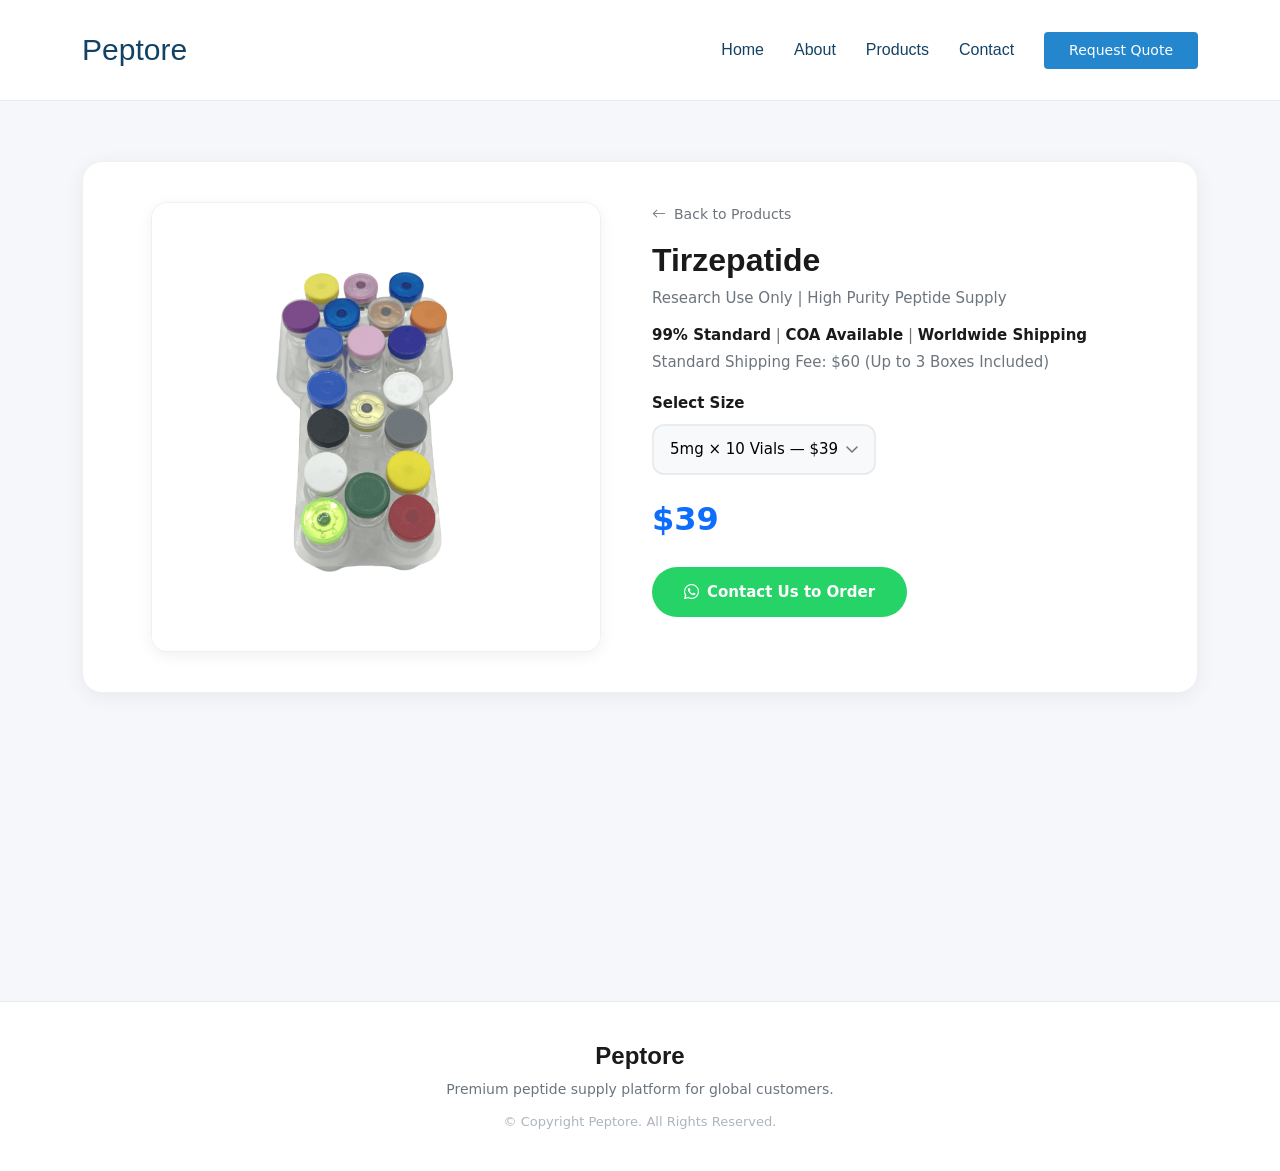
<file: products/tirzepatide.html>
<!DOCTYPE html>
<html lang="en">

<head>

  <meta charset="utf-8">
  <meta content="width=device-width, initial-scale=1.0" name="viewport">

  <title>Tirzepatide | Peptore</title>

  <meta name="description" content="Tirzepatide research peptide supply by Peptore.">

  <!-- Fonts -->
  <link rel="preconnect" href="https://fonts.googleapis.com">
  <link rel="preconnect" href="https://fonts.gstatic.com" crossorigin>
  <link href="https://fonts.googleapis.com/css2?family=Inter:wght@300;400;500;600;700&display=swap" rel="stylesheet">

  <!-- Vendor CSS -->
  <link href="../assets/vendor/bootstrap/css/bootstrap.min.css" rel="stylesheet">
  <link href="../assets/vendor/bootstrap-icons/bootstrap-icons.css" rel="stylesheet">
  <link href="../assets/vendor/aos/aos.css" rel="stylesheet">

  <!-- Main CSS -->
  <link href="../assets/css/main.css" rel="stylesheet">

  <!-- 详情页额外样式 -->
  <style>
    .product-detail {
      padding: 60px 0;
      background: #f5f7fa;
      min-height: 100vh;
    }

    .product-detail-card {
      background: #ffffff;
      border-radius: 20px;
      padding: 40px;
      box-shadow: 0 4px 20px rgba(0, 0, 0, 0.06);
      border: 1px solid #f0f0f0;
    }

    .product-detail-image {
      border-radius: 16px;
      overflow: hidden;
      box-shadow: 0 4px 15px rgba(0, 0, 0, 0.06);
      border: 1px solid #f0f0f0;
      background: #ffffff;
      max-width: 500px;
      margin: 0 auto;
    }

    .product-detail-image img {
      width: 100%;
      height: auto;
      display: block;
      transition: transform 0.3s ease;
    }

    .product-detail-image:hover img {
      transform: scale(1.02);
    }

    .back-link {
      display: inline-flex;
      align-items: center;
      gap: 8px;
      color: #6c757d;
      text-decoration: none;
      font-size: 14px;
      font-weight: 500;
      transition: color 0.3s ease;
      margin-bottom: 16px;
    }

    .back-link:hover {
      color: #0d6efd;
    }

    .product-title {
      font-size: 32px;
      font-weight: 700;
      color: #1a1a1a;
      margin-bottom: 8px;
    }

    .product-subtitle {
      font-size: 15px;
      color: #6c757d;
      margin-bottom: 12px;
    }

    .product-info-text {
      font-size: 15px;
      color: #6c757d;
      margin-bottom: 16px;
      line-height: 1.8;
    }

    .product-info-text strong {
      color: #1a1a1a;
    }

    .product-warning {
      background: #f8f0f0;
      border-radius: 12px;
      padding: 16px 20px;
      margin-bottom: 24px;
      border-left: 4px solid #dc3545;
    }

    .product-warning p {
      margin-bottom: 0;
      font-size: 13px;
      font-weight: 500;
      color: #721c24;
    }

    .product-warning .brand {
      font-size: 14px;
      font-weight: 700;
      letter-spacing: 1px;
    }

    .size-selector {
      margin-bottom: 20px;
    }

    .size-selector label {
      font-weight: 600;
      font-size: 15px;
      color: #1a1a1a;
      display: block;
      margin-bottom: 10px;
    }

    .size-selector select {
      max-width: 320px;
      padding: 12px 16px;
      border-radius: 12px;
      border: 2px solid #e9ecef;
      font-weight: 500;
      font-size: 15px;
      background: #f8f9fa;
      transition: border-color 0.3s ease;
      appearance: none;
      background-image: url("data:image/svg+xml,%3Csvg xmlns='http://www.w3.org/2000/svg' width='12' height='8' viewBox='0 0 12 8'%3E%3Cpath d='M1 1l5 5 5-5' stroke='%236c757d' stroke-width='1.5' fill='none' stroke-linecap='round'/%3E%3C/svg%3E");
      background-repeat: no-repeat;
      background-position: right 16px center;
    }

    .size-selector select:focus {
      border-color: #0d6efd;
      outline: none;
      background-color: #fff;
    }

    .product-price {
      font-size: 32px;
      font-weight: 700;
      color: #0d6efd;
      margin-bottom: 24px;
    }

    .product-buttons {
      display: flex;
      flex-wrap: wrap;
      gap: 12px;
    }

    .btn-whatsapp {
      background: #25D366;
      color: #fff;
      border-radius: 50px;
      padding: 14px 32px;
      font-weight: 600;
      font-size: 15px;
      border: none;
      transition: all 0.3s ease;
      text-decoration: none;
      display: inline-flex;
      align-items: center;
      gap: 8px;
    }

    .btn-whatsapp:hover {
      background: #1da851;
      color: #fff;
      transform: translateY(-2px);
      box-shadow: 0 6px 20px rgba(37, 211, 102, 0.35);
    }

    .btn-facebook {
      background: #1877F2;
      color: #fff;
      border-radius: 50px;
      padding: 14px 32px;
      font-weight: 600;
      font-size: 15px;
      border: none;
      transition: all 0.3s ease;
      text-decoration: none;
      display: inline-flex;
      align-items: center;
      gap: 8px;
    }

    .btn-facebook:hover {
      background: #0d65d6;
      color: #fff;
      transform: translateY(-2px);
      box-shadow: 0 6px 20px rgba(24, 119, 242, 0.35);
    }

    .footer-custom {
      background: #ffffff;
      padding: 40px 0;
      border-top: 1px solid #e9ecef;
      margin-top: 0;
    }

    .footer-custom h4 {
      font-weight: 700;
      color: #1a1a1a;
      margin-bottom: 8px;
    }

    .footer-custom p {
      color: #6c757d;
      font-size: 14px;
      margin-bottom: 12px;
    }

    .footer-custom .copyright {
      font-size: 13px;
      color: #adb5bd;
    }

    @media (max-width: 768px) {
      .product-detail {
        padding: 30px 0;
      }
      .product-detail-card {
        padding: 20px;
      }
      .product-title {
        font-size: 26px;
      }
      .product-price {
        font-size: 26px;
      }
      .product-buttons {
        flex-direction: column;
      }
      .btn-whatsapp,
      .btn-facebook {
        justify-content: center;
      }
      .product-detail-image {
        max-width: 100%;
      }
    }

    @media (min-width: 992px) {
      .product-detail-image {
        max-width: 450px;
      }
    }
  </style>

</head>

<body>

  <!-- ===== HEADER ===== -->
  <header id="header" class="header d-flex align-items-center sticky-top">
    <div class="container-fluid container-xl position-relative d-flex align-items-center">

      <a href="../index.html" class="logo d-flex align-items-center me-auto">
        <h1 class="sitename">Peptore</h1>
      </a>

      <nav id="navmenu" class="navmenu">
        <ul>
          <li><a href="../index.html#hero">Home</a></li>
          <li><a href="../index.html#about">About</a></li>
          <li><a href="../index.html#products">Products</a></li>
          <li><a href="../index.html#contact">Contact</a></li>
        </ul>
      </nav>

      <a class="btn-getstarted" href="https://wa.me/message/S7NIOS2OEXCWM1">
        Request Quote
      </a>

    </div>
  </header>

  <!-- ===== PRODUCT DETAIL ===== -->
  <section class="section product-detail">

    <div class="container">

      <div class="product-detail-card">

        <div class="row align-items-start gy-5">

          <!-- ===== 图片 ===== -->
          <div class="col-lg-6">
            <div class="product-detail-image">
              <img src="../assets/img/portfolio/product-2.png" alt="Tirzepatide">
            </div>
          </div>

          <!-- ===== 信息 ===== -->
          <div class="col-lg-6">

            <!-- 返回 -->
            <a href="../index.html#products" class="back-link">
              <i class="bi bi-arrow-left"></i> Back to Products
            </a>

            <!-- 标题 -->
            <h1 class="product-title">Tirzepatide</h1>
            <p class="product-subtitle">Research Use Only | High Purity Peptide Supply</p>

            <!-- 文字信息 -->
            <p class="product-info-text">
              <strong>99% Standard</strong> | <strong>COA Available</strong> | <strong>Worldwide Shipping</strong><br>
              Standard Shipping Fee: $60 (Up to 3 Boxes Included)
            </p>

  

            <!-- 规格选择 -->
            <div class="size-selector">
              <label for="sizeSelect">Select Size</label>
              <select id="sizeSelect" onchange="updatePrice()">
                <option value="39">5mg × 10 Vials — $39</option>
                <option value="65">10mg × 10 Vials — $65</option>
                <option value="70">15mg × 10 Vials — $70</option>
                <option value="95">20mg × 10 Vials — $95</option>
                <option value="108">30mg × 10 Vials — $108</option>
                <option value="140">40mg × 10 Vials — $140</option>
                <option value="163">50mg × 10 Vials — $163</option>
                <option value="192">60mg × 10 Vials — $192</option>
              </select>
            </div>

            <!-- 价格 -->
            <div class="product-price" id="price">$39</div>

            <!-- 按钮 -->
            <div class="product-buttons">
              <a href="https://wa.me/message/S7NIOS2OEXCWM1" target="_blank" class="btn-whatsapp">
                <i class="bi bi-whatsapp"></i> Contact Us to Order
              </a>
      
            </div>

          </div>

        </div>

      </div>

    </div>

  </section>

  <!-- ===== FOOTER ===== -->
  <footer class="footer-custom">
    <div class="container text-center">
      <h4>Peptore</h4>
      <p>Premium peptide supply platform for global customers.</p>
      <div class="copyright">© Copyright Peptore. All Rights Reserved.</div>
    </div>
  </footer>

  <!-- ===== SCRIPTS ===== -->
  <script>
    function updatePrice() {
      let select = document.getElementById("sizeSelect");
      document.getElementById("price").innerHTML = "$" + select.value;
    }
  </script>

  <script src="../assets/vendor/bootstrap/js/bootstrap.bundle.min.js"></script>
  <script src="../assets/js/main.js"></script>

</body>

</html>
</file>
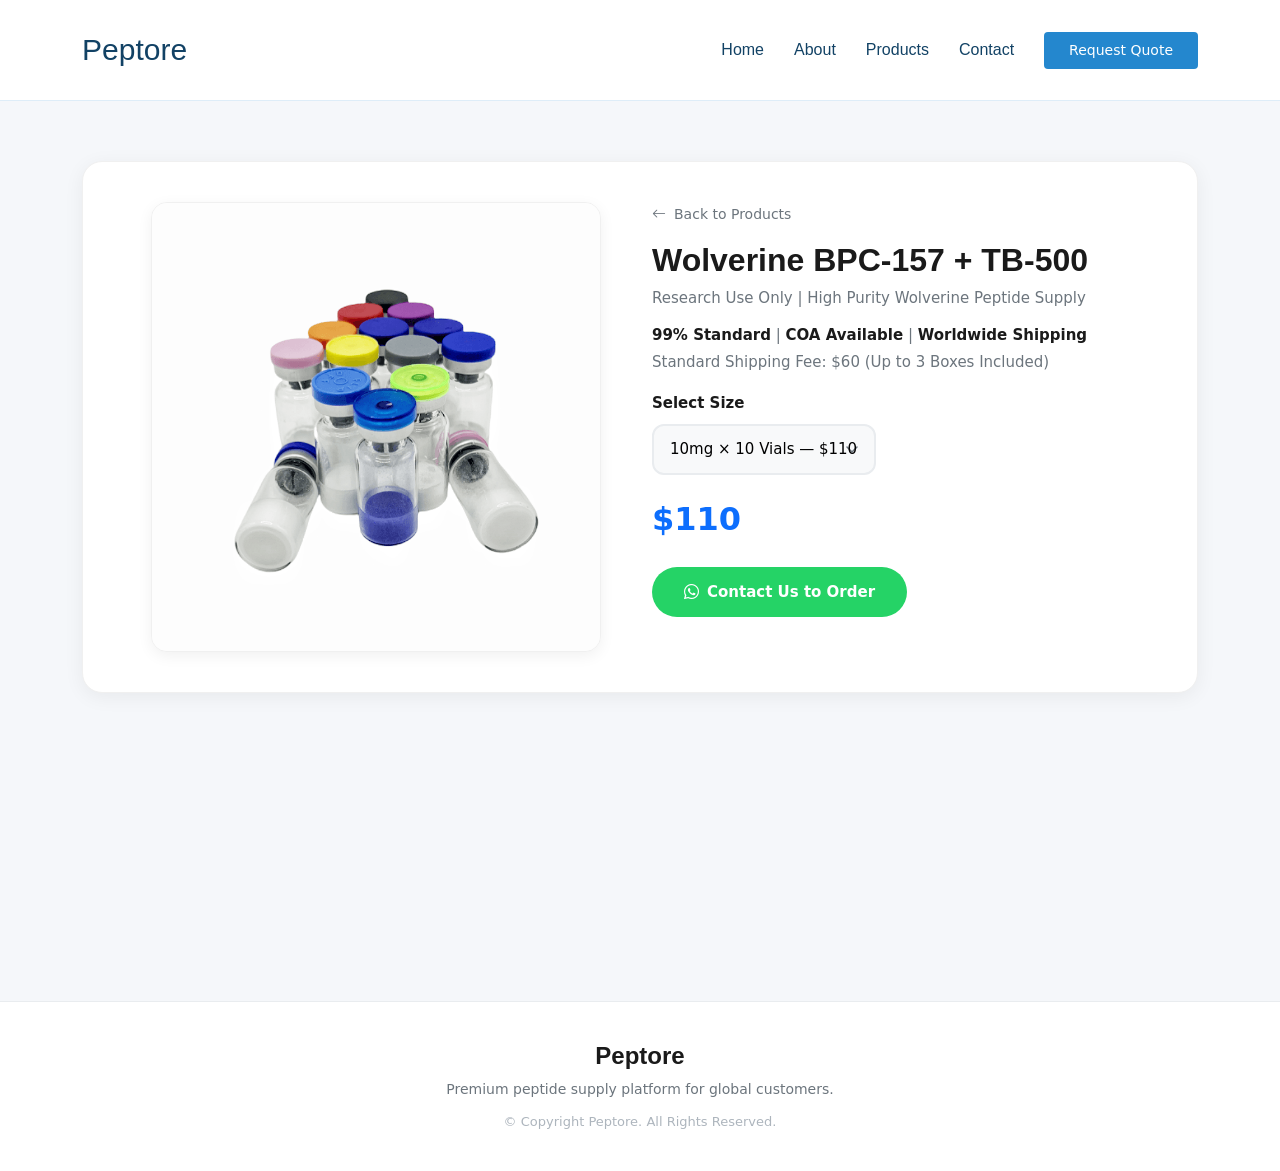
<file: products/wolverine.html>
<!DOCTYPE html>
<html lang="en">

<head>

  <meta charset="utf-8">
  <meta content="width=device-width, initial-scale=1.0" name="viewport">

  <title>Wolverine BPC-157 + TB-500 | Peptore</title>

  <meta name="description" content="Wolverine BPC-157 TB-500 peptide supply by Peptore.">

  <!-- Fonts -->
  <link rel="preconnect" href="https://fonts.googleapis.com">
  <link rel="preconnect" href="https://fonts.gstatic.com" crossorigin>
  <link href="https://fonts.googleapis.com/css2?family=Inter:wght@300;400;500;600;700&display=swap" rel="stylesheet">

  <!-- Vendor CSS -->
  <link href="../assets/vendor/bootstrap/css/bootstrap.min.css" rel="stylesheet">
  <link href="../assets/vendor/bootstrap-icons/bootstrap-icons.css" rel="stylesheet">
  <link href="../assets/vendor/aos/aos.css" rel="stylesheet">

  <!-- Main CSS -->
  <link href="../assets/css/main.css" rel="stylesheet">

  <!-- 详情页额外样式 -->
  <style>
    .product-detail {
      padding: 60px 0;
      background: #f5f7fa;
      min-height: 100vh;
    }

    .product-detail-card {
      background: #ffffff;
      border-radius: 20px;
      padding: 40px;
      box-shadow: 0 4px 20px rgba(0, 0, 0, 0.06);
      border: 1px solid #f0f0f0;
    }

    .product-detail-image {
      border-radius: 16px;
      overflow: hidden;
      box-shadow: 0 4px 15px rgba(0, 0, 0, 0.06);
      border: 1px solid #f0f0f0;
      background: #ffffff;
      max-width: 500px;
      margin: 0 auto;
    }

    .product-detail-image img {
      width: 100%;
      height: auto;
      display: block;
      transition: transform 0.3s ease;
    }

    .product-detail-image:hover img {
      transform: scale(1.02);
    }

    .back-link {
      display: inline-flex;
      align-items: center;
      gap: 8px;
      color: #6c757d;
      text-decoration: none;
      font-size: 14px;
      font-weight: 500;
      transition: color 0.3s ease;
      margin-bottom: 16px;
    }

    .back-link:hover {
      color: #0d6efd;
    }

    .product-title {
      font-size: 32px;
      font-weight: 700;
      color: #1a1a1a;
      margin-bottom: 8px;
    }

    .product-subtitle {
      font-size: 15px;
      color: #6c757d;
      margin-bottom: 12px;
    }

    .product-info-text {
      font-size: 15px;
      color: #6c757d;
      margin-bottom: 16px;
      line-height: 1.8;
    }

    .product-info-text strong {
      color: #1a1a1a;
    }

    .size-selector {
      margin-bottom: 20px;
    }

    .size-selector label {
      font-weight: 600;
      font-size: 15px;
      color: #1a1a1a;
      display: block;
      margin-bottom: 10px;
    }

    .size-selector select {
      max-width: 320px;
      padding: 12px 16px;
      border-radius: 12px;
      border: 2px solid #e9ecef;
      font-weight: 500;
      font-size: 15px;
      background: #f8f9fa;
      transition: border-color 0.3s ease;
      appearance: none;
      background-image: url("data:image/svg+xml,%3Csvg xmlns='http://www.w3.org/2000/svg' width='12' height='8' viewBox='0 0 12 8'%3E%3Cpath d='M1 1l5 5 5-5' stroke='%236c757d' stroke-width='1.5' fill='none' stroke-linecap='round'/%3E%3C/svg%3E");
      background-repeat: no-repeat;
      background-position: right 16px center;
    }

    .size-selector select:focus {
      border-color: #0d6efd;
      outline: none;
      background-color: #fff;
    }

    .product-price {
      font-size: 32px;
      font-weight: 700;
      color: #0d6efd;
      margin-bottom: 24px;
    }

    .product-buttons {
      display: flex;
      flex-wrap: wrap;
      gap: 12px;
    }

    .btn-whatsapp {
      background: #25D366;
      color: #fff;
      border-radius: 50px;
      padding: 14px 32px;
      font-weight: 600;
      font-size: 15px;
      border: none;
      transition: all 0.3s ease;
      text-decoration: none;
      display: inline-flex;
      align-items: center;
      gap: 8px;
    }

    .btn-whatsapp:hover {
      background: #1da851;
      color: #fff;
      transform: translateY(-2px);
      box-shadow: 0 6px 20px rgba(37, 211, 102, 0.35);
    }

    .footer-custom {
      background: #ffffff;
      padding: 40px 0;
      border-top: 1px solid #e9ecef;
      margin-top: 0;
    }

    .footer-custom h4 {
      font-weight: 700;
      color: #1a1a1a;
      margin-bottom: 8px;
    }

    .footer-custom p {
      color: #6c757d;
      font-size: 14px;
      margin-bottom: 12px;
    }

    .footer-custom .copyright {
      font-size: 13px;
      color: #adb5bd;
    }

    @media (max-width: 768px) {
      .product-detail {
        padding: 30px 0;
      }
      .product-detail-card {
        padding: 20px;
      }
      .product-title {
        font-size: 26px;
      }
      .product-price {
        font-size: 26px;
      }
      .product-buttons {
        flex-direction: column;
      }
      .btn-whatsapp {
        justify-content: center;
      }
      .product-detail-image {
        max-width: 100%;
      }
    }

    @media (min-width: 992px) {
      .product-detail-image {
        max-width: 450px;
      }
    }
  </style>

</head>

<body>

  <!-- ===== HEADER ===== -->
  <header id="header" class="header d-flex align-items-center sticky-top">
    <div class="container-fluid container-xl position-relative d-flex align-items-center">

      <a href="../index.html" class="logo d-flex align-items-center me-auto">
        <h1 class="sitename">Peptore</h1>
      </a>

      <nav id="navmenu" class="navmenu">
        <ul>
          <li><a href="../index.html#hero">Home</a></li>
          <li><a href="../index.html#about">About</a></li>
          <li><a href="../index.html#products">Products</a></li>
          <li><a href="../index.html#contact">Contact</a></li>
        </ul>
      </nav>

      <a class="btn-getstarted" href="https://wa.me/message/S7NIOS2OEXCWM1">
        Request Quote
      </a>

    </div>
  </header>

  <!-- ===== PRODUCT DETAIL ===== -->
  <section class="section product-detail">

    <div class="container">

      <div class="product-detail-card">

        <div class="row align-items-start gy-5">

          <!-- ===== 图片 ===== -->
          <div class="col-lg-6">
            <div class="product-detail-image">
              <img src="../assets/img/portfolio/product-3.png" alt="Wolverine BPC-157 + TB-500">
            </div>
          </div>

          <!-- ===== 信息 ===== -->
          <div class="col-lg-6">

            <!-- 返回 -->
            <a href="../index.html#products" class="back-link">
              <i class="bi bi-arrow-left"></i> Back to Products
            </a>

            <!-- 标题 -->
            <h1 class="product-title">Wolverine BPC-157 + TB-500</h1>
            <p class="product-subtitle">Research Use Only | High Purity Wolverine Peptide Supply</p>

            <!-- 文字信息 -->
            <p class="product-info-text">
              <strong>99% Standard</strong> | <strong>COA Available</strong> | <strong>Worldwide Shipping</strong><br>
              Standard Shipping Fee: $60 (Up to 3 Boxes Included)
            </p>

            <!-- 规格选择 -->
            <div class="size-selector">
              <label for="sizeSelect">Select Size</label>
              <select id="sizeSelect" onchange="updatePrice()">
                <option value="110">10mg × 10 Vials — $110</option>
                <option value="211">20mg × 10 Vials — $211</option>
              </select>
            </div>

            <!-- 价格 -->
            <div class="product-price" id="price">$110</div>

            <!-- 按钮（只有WhatsApp） -->
            <div class="product-buttons">
              <a href="https://wa.me/message/S7NIOS2OEXCWM1" target="_blank" class="btn-whatsapp">
                <i class="bi bi-whatsapp"></i> Contact Us to Order
              </a>
            </div>

          </div>

        </div>

      </div>

    </div>

  </section>

  <!-- ===== FOOTER ===== -->
  <footer class="footer-custom">
    <div class="container text-center">
      <h4>Peptore</h4>
      <p>Premium peptide supply platform for global customers.</p>
      <div class="copyright">© Copyright Peptore. All Rights Reserved.</div>
    </div>
  </footer>

  <!-- ===== SCRIPTS ===== -->
  <script>
    function updatePrice() {
      let select = document.getElementById("sizeSelect");
      document.getElementById("price").innerHTML = "$" + select.value;
    }
  </script>

  <script src="../assets/vendor/bootstrap/js/bootstrap.bundle.min.js"></script>
  <script src="../assets/js/main.js"></script>

</body>

</html>
</file>
<file: assets/css/main.css>
/**
* Template Name: OnePage
* Template URL: https://bootstrapmade.com/onepage-multipurpose-bootstrap-template/
* Updated: Aug 07 2024 with Bootstrap v5.3.3
* Author: BootstrapMade.com
* License: https://bootstrapmade.com/license/
*/

/*--------------------------------------------------------------
# Font & Color Variables
# Help: https://bootstrapmade.com/color-system/
--------------------------------------------------------------*/
/* Fonts */
:root {
  --default-font: "Roboto",  system-ui, -apple-system, "Segoe UI", Roboto, "Helvetica Neue", Arial, "Noto Sans", "Liberation Sans", sans-serif, "Apple Color Emoji", "Segoe UI Emoji", "Segoe UI Symbol", "Noto Color Emoji";
  --heading-font: "Raleway",  sans-serif;
  --nav-font: "Poppins",  sans-serif;
}

/* Global Colors - The following color variables are used throughout the website. Updating them here will change the color scheme of the entire website */
:root { 
  --background-color: #ffffff; /* Background color for the entire website, including individual sections */
  --default-color: #444444; /* Default color used for the majority of the text content across the entire website */
  --heading-color: #124265; /* Color for headings, subheadings and title throughout the website */
  --accent-color: #2487ce; /* Accent color that represents your brand on the website. It's used for buttons, links, and other elements that need to stand out */
  --surface-color: #ffffff; /* The surface color is used as a background of boxed elements within sections, such as cards, icon boxes, or other elements that require a visual separation from the global background. */
  --contrast-color: #ffffff; /* Contrast color for text, ensuring readability against backgrounds of accent, heading, or default colors. */
}

/* Nav Menu Colors - The following color variables are used specifically for the navigation menu. They are separate from the global colors to allow for more customization options */
:root {
  --nav-color: #124265;  /* The default color of the main navmenu links */
  --nav-hover-color: #2487ce; /* Applied to main navmenu links when they are hovered over or active */
  --nav-mobile-background-color: #ffffff; /* Used as the background color for mobile navigation menu */
  --nav-dropdown-background-color: #ffffff; /* Used as the background color for dropdown items that appear when hovering over primary navigation items */
  --nav-dropdown-color: #124265; /* Used for navigation links of the dropdown items in the navigation menu. */
  --nav-dropdown-hover-color: #2487ce; /* Similar to --nav-hover-color, this color is applied to dropdown navigation links when they are hovered over. */
}

/* Color Presets - These classes override global colors when applied to any section or element, providing reuse of the sam color scheme. */

.light-background {
  --background-color: #f6fafd;
  --surface-color: #ffffff;
}

.dark-background {
  --background-color: #060606;
  --default-color: #ffffff;
  --heading-color: #ffffff;
  --surface-color: #252525;
  --contrast-color: #ffffff;
}

.accent-background {
  --background-color: #2487ce;
  --default-color: #ffffff;
  --heading-color: #ffffff;
  --accent-color: #ffffff;
  --surface-color: #469fdf;
  --contrast-color: #ffffff;
}

/* Smooth scroll */
:root {
  scroll-behavior: smooth;
}

/*--------------------------------------------------------------
# General Styling & Shared Classes
--------------------------------------------------------------*/
body {
  color: var(--default-color);
  background-color: var(--background-color);
  font-family: var(--default-font);
}

a {
  color: var(--accent-color);
  text-decoration: none;
  transition: 0.3s;
}

a:hover {
  color: color-mix(in srgb, var(--accent-color), transparent 25%);
  text-decoration: none;
}

h1,
h2,
h3,
h4,
h5,
h6 {
  color: var(--heading-color);
  font-family: var(--heading-font);
}

/*--------------------------------------------------------------
# Global Header
--------------------------------------------------------------*/
.header {
  color: var(--default-color);
  background-color: var(--background-color);
  padding: 20px 0;
  transition: all 0.5s;
  z-index: 997;
  border-bottom: 1px solid color-mix(in srgb, var(--accent-color), transparent 85%);
}

.header .logo {
  line-height: 1;
}

.header .logo img {
  max-height: 36px;
  margin-right: 8px;
}

.header .logo h1 {
  font-size: 30px;
  margin: 0;
  font-weight: 300;
  color: var(--heading-color);
}

.header .btn-getstarted,
.header .btn-getstarted:focus {
  color: var(--contrast-color);
  background: var(--accent-color);
  font-size: 14px;
  padding: 8px 25px;
  margin: 0 0 0 30px;
  border-radius: 4px;
  transition: 0.3s;
}

.header .btn-getstarted:hover,
.header .btn-getstarted:focus:hover {
  color: var(--contrast-color);
  background: color-mix(in srgb, var(--accent-color), transparent 15%);
}

@media (max-width: 1200px) {
  .header .logo {
    order: 1;
  }

  .header .btn-getstarted {
    order: 2;
    margin: 0 15px 0 0;
    padding: 6px 15px;
  }

  .header .navmenu {
    order: 3;
  }
}

.scrolled .header {
  border-color: var(--contrast-color);
  box-shadow: 0px 0 18px rgba(0, 0, 0, 0.1);
}

/*--------------------------------------------------------------
# Navigation Menu 菜单
--------------------------------------------------------------*/
/* Navmenu - Desktop */
@media (min-width: 1200px) {
  .navmenu {
    padding: 0;
  }

  .navmenu ul {
    margin: 0;
    padding: 0;
    display: flex;
    list-style: none;
    align-items: center;
  }

  .navmenu li {
    position: relative;
  }

  .navmenu a,
  .navmenu a:focus {
    color: var(--nav-color);
    padding: 18px 15px;
    font-size: 16px;
    font-family: var(--nav-font);
    font-weight: 400;
    display: flex;
    align-items: center;
    justify-content: space-between;
    white-space: nowrap;
    transition: 0.3s;
  }

  .navmenu a i,
  .navmenu a:focus i {
    font-size: 12px;
    line-height: 0;
    margin-left: 5px;
    transition: 0.3s;
  }

  .navmenu li:last-child a {
    padding-right: 0;
  }

  .navmenu li:hover>a,
  .navmenu .active,
  .navmenu .active:focus {
    color: var(--nav-hover-color);
  }

  .navmenu .dropdown ul {
    margin: 0;
    padding: 10px 0;
    background: var(--nav-dropdown-background-color);
    display: block;
    position: absolute;
    visibility: hidden;
    left: 14px;
    top: 130%;
    opacity: 0;
    transition: 0.3s;
    border-radius: 4px;
    z-index: 99;
    box-shadow: 0px 0px 30px rgba(0, 0, 0, 0.1);
  }

  .navmenu .dropdown ul li {
    min-width: 200px;
  }

  .navmenu .dropdown ul a {
  padding: 10px 20px;
  font-size: 15px;
  text-transform: none;
  color: var(--nav-dropdown-color);
  justify-content: flex-start;
  gap: 10px;
}

  .navmenu .dropdown ul a i {
  font-size: 15px;
  margin-left:0;
}

  .navmenu .dropdown ul a:hover,
  .navmenu .dropdown ul .active:hover,
  .navmenu .dropdown ul li:hover>a {
    color: var(--nav-dropdown-hover-color);
  }

  .navmenu .dropdown:hover>ul {
    opacity: 1;
    top: 100%;
    visibility: visible;
  }

  .navmenu .dropdown .dropdown ul {
    top: 0;
    left: -90%;
    visibility: hidden;
  }

  .navmenu .dropdown .dropdown:hover>ul {
    opacity: 1;
    top: 0;
    left: -100%;
    visibility: visible;
  }
}

/* Navmenu - Mobile */
@media (max-width: 1199px) {
  .mobile-nav-toggle {
    color: var(--nav-color);
    font-size: 28px;
    line-height: 0;
    margin-right: 10px;
    cursor: pointer;
    transition: color 0.3s;
  }

  .navmenu {
    padding: 0;
    z-index: 9997;
  }

  .navmenu ul {
    display: none;
    list-style: none;
    position: absolute;
    inset: 60px 20px 20px 20px;
    padding: 10px 0;
    margin: 0;
    border-radius: 6px;
    background-color: var(--nav-mobile-background-color);
    overflow-y: auto;
    transition: 0.3s;
    z-index: 9998;
    box-shadow: 0px 0px 30px rgba(0, 0, 0, 0.1);
  }

  .navmenu a,
  .navmenu a:focus {
    color: var(--nav-dropdown-color);
    padding: 10px 20px;
    font-family: var(--nav-font);
    font-size: 17px;
    font-weight: 500;
    display: flex;
    align-items: center;
    justify-content: space-between;
    white-space: nowrap;
    transition: 0.3s;
  }

  .navmenu a i,
  .navmenu a:focus i {
    font-size: 12px;
    line-height: 0;
    margin-left: 5px;
    width: 30px;
    height: 30px;
    display: flex;
    align-items: center;
    justify-content: center;
    border-radius: 50%;
    transition: 0.3s;
    background-color: color-mix(in srgb, var(--accent-color), transparent 90%);
  }

  .navmenu a i:hover,
  .navmenu a:focus i:hover {
    background-color: var(--accent-color);
    color: var(--contrast-color);
  }

  .navmenu a:hover,
  .navmenu .active,
  .navmenu .active:focus {
    color: var(--nav-dropdown-hover-color);
  }

  .navmenu .active i,
  .navmenu .active:focus i {
    background-color: var(--accent-color);
    color: var(--contrast-color);
    transform: rotate(180deg);
  }

  .navmenu .dropdown ul {
    position: static;
    display: none;
    z-index: 99;
    padding: 10px 0;
    margin: 10px 20px;
    background-color: var(--nav-dropdown-background-color);
    border: 1px solid color-mix(in srgb, var(--default-color), transparent 90%);
    box-shadow: none;
    transition: all 0.5s ease-in-out;
  }

  .navmenu .dropdown ul ul {
    background-color: rgba(33, 37, 41, 0.1);
  }

  .navmenu .dropdown>.dropdown-active {
    display: block;
    background-color: rgba(33, 37, 41, 0.03);
  }

  .mobile-nav-active {
    overflow: hidden;
  }

  .mobile-nav-active .mobile-nav-toggle {
    color: #fff;
    position: absolute;
    font-size: 32px;
    top: 15px;
    right: 15px;
    margin-right: 0;
    z-index: 9999;
  }

  .mobile-nav-active .navmenu {
    position: fixed;
    overflow: hidden;
    inset: 0;
    background: rgba(33, 37, 41, 0.8);
    transition: 0.3s;
  }

  .mobile-nav-active .navmenu>ul {
    display: block;
  }
}

.navmenu .dropdown ul li a i {
  width:24px;
  height:24px;
  display:flex;
  align-items:center;
  justify-content:center;
  border-radius:50%;
  font-size:14px;
}


.navmenu .dropdown ul li:nth-child(1) i {
  background:#25D366;
  color:white;
}


.navmenu .dropdown ul li:nth-child(2) i {
  background:#1877F2;
  color:white;
}


.navmenu .dropdown ul li:nth-child(3) i {
  background:#229ED9;
  color:white;
}

/*--------------------------------------------------------------
# Global Footer
--------------------------------------------------------------*/
.footer {
  color: var(--default-color);
  background-color: var(--background-color);
  border-top: 1px solid color-mix(in srgb, var(--accent-color), transparent 80%);
  font-size: 14px;
  padding-bottom: 50px;
  position: relative;
}

.footer .footer-top {
  padding-top: 50px;
}

.footer .footer-about .logo {
  line-height: 1;
  margin-bottom: 25px;
}

.footer .footer-about .logo img {
  max-height: 40px;
  margin-right: 6px;
}

.footer .footer-about .logo span {
  color: var(--heading-color);
  font-size: 30px;
  font-weight: 700;
  letter-spacing: 1px;
  font-family: var(--heading-font);
}

.footer .footer-about p {
  font-size: 14px;
  font-family: var(--heading-font);
}

.footer .social-links a {
  display: flex;
  align-items: center;
  justify-content: center;
  width: 40px;
  height: 40px;
  border-radius: 4px;
  border: 1px solid color-mix(in srgb, var(--accent-color), transparent 50%);
  font-size: 16px;
  color: var(--accent-color);
  margin-right: 10px;
  transition: 0.3s;
}

.footer .social-links a:hover {
  background-color: var(--accent-color);
  color: var(--contrast-color);
  border-color: var(--accent-color);
}

.footer h4 {
  font-size: 16px;
  font-weight: bold;
  position: relative;
  padding-bottom: 12px;
}

.footer .footer-links {
  margin-bottom: 30px;
}

.footer .footer-links ul {
  list-style: none;
  padding: 0;
  margin: 0;
}

.footer .footer-links ul i {
  padding-right: 2px;
  font-size: 12px;
  line-height: 0;
}

.footer .footer-links ul li {
  padding: 10px 0;
  display: flex;
  align-items: center;
}

.footer .footer-links ul li:first-child {
  padding-top: 0;
}

.footer .footer-links ul a {
  color: color-mix(in srgb, var(--default-color), transparent 20%);
  display: inline-block;
  line-height: 1;
}

.footer .footer-links ul a:hover {
  color: var(--accent-color);
}

.footer .footer-contact p {
  margin-bottom: 5px;
}

.footer .copyright {
  padding-top: 25px;
  padding-bottom: 25px;
  background-color: var(--accent-color);
  color: var(--contrast-color);
}

.footer .copyright p {
  margin-bottom: 0;
}

.footer .credits {
  margin-top: 4px;
  font-size: 13px;
}

.footer .credits a {
  color: color-mix(in srgb, var(--contrast-color), transparent 30%);
}

/*--------------------------------------------------------------
# Scroll Top Button
--------------------------------------------------------------*/
.scroll-top {
  position: fixed;
  visibility: hidden;
  opacity: 0;
  right: 15px;
  bottom: 15px;
  z-index: 99999;
  background-color: var(--accent-color);
  width: 40px;
  height: 40px;
  border-radius: 4px;
  transition: all 0.4s;
}

.scroll-top i {
  font-size: 24px;
  color: var(--contrast-color);
  line-height: 0;
}

.scroll-top:hover {
  background-color: color-mix(in srgb, var(--accent-color), transparent 20%);
  color: var(--contrast-color);
}

.scroll-top.active {
  visibility: visible;
  opacity: 1;
}

/*--------------------------------------------------------------
# Disable aos animation delay on mobile devices
--------------------------------------------------------------*/
@media screen and (max-width: 768px) {
  [data-aos-delay] {
    transition-delay: 0 !important;
  }
}

/*--------------------------------------------------------------
# Global Page Titles & Breadcrumbs
--------------------------------------------------------------*/
.page-title {
  color: var(--default-color);
  background-color: var(--background-color);
  padding: 120px 0;
  text-align: center;
  position: relative;
}

.page-title h1 {
  font-size: 42px;
  font-weight: 700;
  margin-bottom: 10px;
}

.page-title .breadcrumbs ol {
  display: flex;
  flex-wrap: wrap;
  list-style: none;
  justify-content: center;
  padding: 0;
  margin: 0;
  font-size: 16px;
  font-weight: 400;
}

.page-title .breadcrumbs ol a {
  color: color-mix(in srgb, var(--default-color), transparent 20%);
}

.page-title .breadcrumbs ol li+li {
  padding-left: 10px;
}

.page-title .breadcrumbs ol li+li::before {
  content: "/";
  display: inline-block;
  padding-right: 10px;
  color: color-mix(in srgb, var(--default-color), transparent 70%);
}

/*--------------------------------------------------------------
# Global Sections
--------------------------------------------------------------*/
section,
.section {
  color: var(--default-color);
  background-color: var(--background-color);
  padding: 60px 0;
  scroll-margin-top: 100px;
  overflow: clip;
}

@media (max-width: 1199px) {

  section,
  .section {
    scroll-margin-top: 76px;
  }
}

/*--------------------------------------------------------------
# Global Section Titles
--------------------------------------------------------------*/
.section-title {
  text-align: center;
  padding-bottom: 60px;
  position: relative;
}

.section-title h2 {
  font-size: 32px;
  font-weight: 700;
  margin-bottom: 15px;
  text-transform: uppercase;
}

.section-title p {
  margin-bottom: 0;
}

/*--------------------------------------------------------------
# Hero Section
--------------------------------------------------------------*/
.hero {
  width: 100%;
  min-height: calc(100vh - 100px);
  position: relative;
  display: flex;
  align-items: center;
  justify-content: center;
  padding: 100px 0 60px 0;
  overflow: hidden;
}

.hero:before {
  content: "";
  background: color-mix(in srgb, var(--background-color), transparent 30%);
  position: absolute;
  inset: 0;
  z-index: 2;
}

.hero > img {
  position: absolute;
  inset: 0;
  display: block;
  width: 100%;
  height: 100%;
  object-fit: cover;
  z-index: 1;
}

.hero .container {
  position: relative;
  z-index: 3;
}

.hero h1 {
  margin: 0;
  font-size: 56px;
  font-weight: 700;
  line-height: 72px;
}

.hero p {
  margin: 10px 0 0 0;
  font-size: 22px;
  color: color-mix(in srgb, var(--default-color), transparent 30%);
}

@media (max-width: 992px) {
  .hero h1 {
    font-size: 28px;
    line-height: 36px;
  }

  .hero p {
    font-size: 18px;
    line-height: 24px;
  }
}

.hero .btn-get-started {
  color: var(--contrast-color);
  background: var(--accent-color);
  font-weight: 600;
  font-size: 16px;
  letter-spacing: 0.5px;
  display: inline-block;
  padding: 14px 50px;
  border-radius: 5px;
  transition: 0.5s;
  margin-top: 30px;
}

.hero .btn-get-started:hover {
  background: color-mix(in srgb, var(--accent-color), transparent 15%);
}

.hero .icon-box {
  background-color: var(--surface-color);
  padding: 50px 30px;
  position: relative;
  overflow: hidden;
  box-shadow: 0 0 29px 0 rgba(0, 0, 0, 0.1);
  transition: all 0.3s ease-in-out;
  border-radius: 8px;
  z-index: 1;
  height: 100%;
  width: 100%;
}

.hero .icon-box .title {
  font-weight: 700;
  margin-bottom: 15px;
  font-size: 18px;
}

.hero .icon-box .title a {
  color: var(--heading-color);
  transition: 0.3s;
}

.hero .icon-box .description {
  font-size: 15px;
  margin-bottom: 0;
  color: color-mix(in srgb, var(--default-color), transparent 40%);
}

.hero .icon-box .icon {
  margin-bottom: 20px;
  padding-top: 10px;
  display: inline-block;
  transition: all 0.3s ease-in-out;
  font-size: 36px;
  line-height: 1;
  color: var(--accent-color);
}

@media (min-width: 640px) {
  .hero .icon-box:hover {
    transform: scale(1.08);
  }

  .hero .icon-box:hover .title a {
    color: var(--accent-color);
  }
}

/*--------------------------------------------------------------
# About Section
--------------------------------------------------------------*/
.about ul {
  list-style: none;
  padding: 0;
}

.about ul li {
  padding-bottom: 5px;
  display: flex;
  align-items: flex-start;
}

.about ul i {
  font-size: 20px;
  padding-right: 4px;
  color: var(--accent-color);
}

.about .read-more {
  background: var(--accent-color);
  color: var(--contrast-color);
  font-family: var(--heading-font);
  font-weight: 500;
  font-size: 16px;
  letter-spacing: 1px;
  padding: 10px 28px;
  border-radius: 5px;
  transition: 0.3s;
  display: inline-flex;
  align-items: center;
  justify-content: center;
}

.about .read-more i {
  font-size: 18px;
  margin-left: 5px;
  line-height: 0;
  transition: 0.3s;
}

.about .read-more:hover {
  background: color-mix(in srgb, var(--accent-color), transparent 20%);
}

.about .read-more:hover i {
  transform: translate(5px, 0);
}

/*--------------------------------------------------------------
# About Alt Section
--------------------------------------------------------------*/
.about-alt .content h3 {
  font-size: 1.75rem;
  font-weight: 700;
}

.about-alt .content ul {
  list-style: none;
  padding: 0;
}

.about-alt .content ul li {
  padding: 10px 0 0 0;
  display: flex;
}

.about-alt .content ul i {
  color: var(--accent-color);
  margin-right: 0.5rem;
  line-height: 1.2;
  font-size: 1.25rem;
}

.about-alt .content p:last-child {
  margin-bottom: 0;
}

.about-alt .pulsating-play-btn {
  position: absolute;
  left: calc(50% - 47px);
  top: calc(50% - 47px);
}

/*--------------------------------------------------------------
# Starter Section Section
--------------------------------------------------------------*/
.product-card{
  background:#fff;
  border-radius:12px;
  overflow:hidden;
  box-shadow:0 5px 20px rgba(0,0,0,0.08);
  transition:0.3s;
  text-align:center;
}

.product-card:hover{
  transform:translateY(-5px);
}

.product-img{
  width:100%;
  height:220px;
  object-fit:contain;
  background:#f8f8f8;
  padding:15px;
}

.product-body{padding:15px;}
.product-body h5{font-size:14px;font-weight:600;}
.product-body .size{font-size:12px;color:#666;}
.product-body .price{font-size:16px;font-weight:bold;color:#6a1b9a;}

/* ===== PEPTORE HERO CUSTOM STYLE ===== */

.hero-title{
  font-size: 44px;
  font-weight: 700;
  color: #1b2b4a;
  line-height: 1.2;
  margin-bottom: 18px;
}

.hero-subtitle{
  font-size: 16px;
  color: #5c6b80;
  line-height: 1.6;
  margin-bottom: 22px;
}

.hero-buttons{
  display: flex;
  gap: 12px;
  margin-bottom: 25px;
}

@media (max-width: 768px) {

  .trust-grid {
    grid-template-columns: repeat(4, 1fr) !important;
    gap: 6px !important;
  }

  .trust-item {
    padding: 8px 4px !important;
    gap: 4px !important;
    flex-direction: column;
    text-align: center;
  }

  .trust-item h5,
  .trust-item span {
    font-size: 10px !important;
    line-height: 1.2 !important;
  }

  .trust-item div:first-child {
    width: 28px !important;
    height: 28px !important;
    font-size: 12px !important;
  }

}

.product-showcase{
  display: flex;
  justify-content: center;
  gap: 18px;
  flex-wrap: wrap;
}

.hero-product{
  width: 130px;
  transition: 0.3s ease;
  filter: drop-shadow(0 10px 18px rgba(0,0,0,0.12));
}

.hero-product:hover{
  transform: translateY(-6px);
}

.hero-note{
  font-size: 12px;
  color: #8a8f98;
  margin-top: 14px;
}

#products {
  text-transform: none;
}

.section-title h2 {
  text-transform: none !important;
}
.hero-image {
  animation: float 6s ease-in-out infinite;
}

@keyframes float {
  0%, 100% { transform: translateY(0); }
  50% { transform: translateY(-8px); }
}

#hero {
  background: linear-gradient(135deg, #ffffff 0%, #f6f9ff 100%);
}
.trust-item:hover {
  transform: translateY(-3px);
  box-shadow: 0 10px 25px rgba(0,0,0,0.08);
}

.about-video-wrapper{
    display:flex;
    justify-content:center;
    align-items:center;
}

.about-video{
    width:100%;
    border-radius:8px;
    object-fit:cover;

    /* 保留你之前图片大小感觉 */
    transform:scale(0.8) translateY(-55px);

    box-shadow:0 20px 50px rgba(0,0,0,0.15);
}


.about-list{
    list-style:none;
    padding:0;
    margin:0;
}

/* ===== About Peptore列表样式 ===== */

/* 每个列表项：flex 左右布局 */
.about-item {
    display: flex;
    align-items: flex-start;
    gap: 14px;
    margin-bottom: 20px;
}

/* 图标容器：固定宽度，保证文字对齐 */
.about-item-icon {
    flex-shrink: 0;
    width: 28px;
    margin-top: 4px;      /* 和标题第一行对齐 */
}

/* 图标本身 */
.about-item-icon i {
    font-size: 22px;
    color: #0d6efd;
    display: block;
    line-height: 1;
}

/* 文字区域：占满剩余宽度 */
.about-item-text {
    flex: 1;
}

.about-item-text strong {
    display: block;
    font-size: 1.05rem;
    font-weight: 700;
    color: #1a1a2e;
    margin-bottom: 2px;
}

.about-item-text p {
    margin-bottom: 3px;
    font-size: 0.95rem;
    color: #555;
    line-height: 1.6;
}

.about-item-text p:last-child {
    margin-bottom: 0;
}


.about-item-text strong {
  display: block;
  line-height: 1.4;
  margin-bottom: 6px;
}


.about-item-text p {
  margin: 0;
  line-height: 1.6;
}

/* product */
.btn-product {

display:inline-block;
margin-top:15px;
padding:8px 20px;
background:#0d6efd;
color:white;
border-radius:5px;

}

.product-img-small {
  height: 180px;
  object-fit: contain;
  padding: 20px;
}


html, body {
  overflow-x: hidden;
}


@media (max-width:768px){

  .hero-main-img {
    width:70% !important;
    height:auto !important;
    position:relative !important;
    margin:30px auto 0;
    display:block;
  }

}
@media (max-width:768px){

  #hero .row {
    flex-direction:column;
  }

  #hero .col-lg-6 {
    width:100%;
  }

}

.product-buttons {
  display: flex;
  gap: 10px;
  align-items: center;
}

.product-buttons .btn-product {
  flex: 1;
  text-align: center;
  padding: 10px 5px;
  font-size: 14px;
}

/* ===========================
   客户反馈
=========================== */

.testimonial-slider {
  width: 100%;
  overflow: hidden;
  position: relative;
}

.testimonial-wrapper {
  display: flex;
  width: 200%;
  transition: transform 0.5s ease;
}

.testimonial-item {
  width: 50%;
  flex-shrink: 0;
  padding: 0;
}

.testimonial-item img {
  width: 100%;
  height: 320px;
  object-fit: cover;
  border-radius: 12px;
  border: 1px solid #eee;
  display: block;
}

/* 小圆点 */

.testimonial-dots {
  display: flex;
  justify-content: center;
  gap: 8px;
  margin-top: 12px;
}

.tdot {
  width: 8px;
  height: 8px;
  border-radius: 50%;
  background: #d0d0d0;
  cursor: pointer;
  transition: all .3s;
}

.tdot.active {
  background: #0d6efd;
  transform: scale(1.2);
}

/* 国家说明 */

.testimonial-slider + p {
  text-align: center;
  font-size: 0.85rem;
  color: #888;
  margin-top: 10px;
  margin-bottom: 0;
}

/* 手机端 */

@media (max-width:768px){

  .testimonial-item img{
    height:260px;
  }

  .testimonial-dots{
    margin-top:10px;
  }

}
</file>
